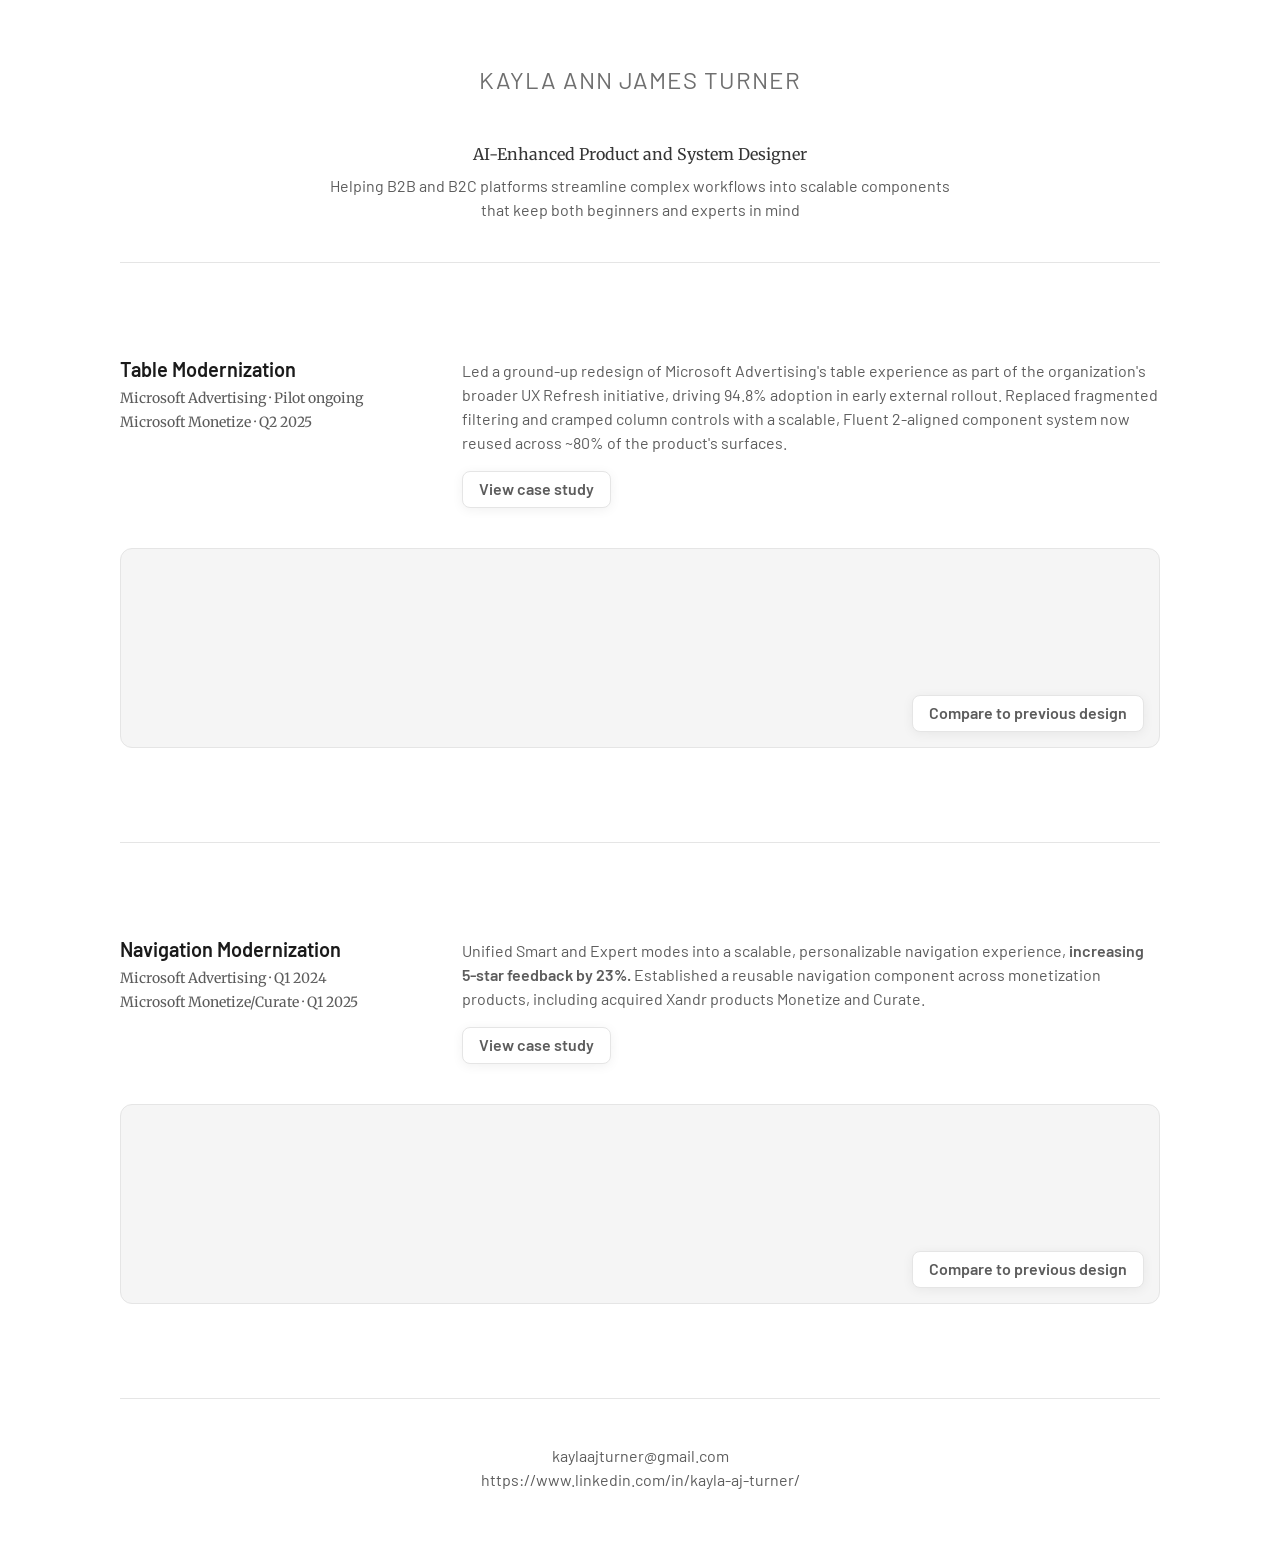
<file: index.html>
<!DOCTYPE html>
<html lang="en">
  <head>
    <meta charset="UTF-8" />
    <meta name="viewport" content="width=device-width, initial-scale=1.0" />
    <title>Kayla Ann James Turner — Product Designer</title>

    <!-- Google Fonts -->
    <link rel="preconnect" href="https://fonts.googleapis.com" />
    <link rel="preconnect" href="https://fonts.gstatic.com" crossorigin />
    <link
      href="https://fonts.googleapis.com/css2?family=Barlow:wght@400;600;700&family=Merriweather:wght@400;700&display=swap"
      rel="stylesheet"
    />

    <link rel="stylesheet" href="styles/tokens.css" />
    <link rel="stylesheet" href="styles/base.css" />
    <link rel="stylesheet" href="styles/components.css" />
    <link rel="stylesheet" href="styles/home.css" />
  </head>
  <body>
    <!-- ===================== NAVIGATION ===================== -->
    <nav class="site-nav" data-nav-behavior="reveal">
      <div class="container site-nav-inner">
        <a class="site-nav-wordmark" href="index.html">
          <span class="site-nav-wordmark-full">KAYLA ANN JAMES TURNER</span>
          <span class="site-nav-wordmark-short">KAYLA AJ TURNER</span>
        </a>
        <ul class="site-nav-links">
          <li><a href="index.html" class="site-nav-link is-active">Home</a></li>
          <li><a href="case-studies/table-modernization.html" class="site-nav-link"><span class="site-nav-link-full">P1 – Table</span><span class="site-nav-link-short">Table</span></a></li>
          <li><a href="case-studies/navigation-modernization.html" class="site-nav-link"><span class="site-nav-link-full">P2 – Navigation</span><span class="site-nav-link-short">Nav</span></a></li>
        </ul>
      </div>
    </nav>

    <!-- ===================== HEADER ===================== -->
    <header class="site-header">
      <div class="container">
        <h1 class="site-name">KAYLA ANN JAMES TURNER</h1>
        <p class="site-subtitle">AI-Enhanced Product and System Designer</p>
        <p class="site-tagline">
          Helping B2B and B2C platforms streamline complex workflows into
          scalable components that keep both beginners and experts in mind
        </p>
      </div>
    </header>

    <!-- Top divider -->
    <div class="divider-row">
      <div class="container"><hr class="divider" /></div>
    </div>

    <!-- ===================== MAIN CONTENT ===================== -->
    <main>

      <!-- Table Modernization -->
      <section class="project">
        <div class="container">
          <div class="project-text">
            <div class="project-meta">
              <h2 class="project-title">Table Modernization</h2>
              <p class="project-tags">
                Microsoft Advertising ‧ Pilot ongoing<br />
                Microsoft Monetize ‧ Q2 2025
              </p>
            </div>
            <div class="project-description-col">
              <p class="project-description">
                Led a ground-up redesign of Microsoft Advertising's table experience
                as part of the organization's broader UX Refresh initiative, driving
                94.8% adoption in early external rollout. Replaced fragmented
                filtering and cramped column controls with a scalable, Fluent
                2&#8209;aligned component system now reused across ~80% of the
                product's surfaces.
              </p>
              <div class="project-actions">
                <a class="btn-action" href="case-studies/table-modernization.html">View case study</a>
              </div>
            </div>
          </div>

          <div class="media-compare">
            <div class="media-compare-frame surface">
              <video muted loop playsinline preload="metadata">
                <source src="Assets/Compare Table.mp4" type="video/mp4" />
              </video>
            </div>
            <button class="btn-action" data-compare-btn aria-label="Compare designs">Compare to previous design</button>
          </div>
        </div>
      </section>

      <!-- Section divider -->
      <div class="divider-row">
        <div class="container"><hr class="divider" /></div>
      </div>

      <!-- Navigation Modernization -->
      <section class="project">
        <div class="container">
          <div class="project-text">
            <div class="project-meta">
              <h2 class="project-title">Navigation Modernization</h2>
              <p class="project-tags">
                Microsoft Advertising ‧ Q1 2024<br />
                Microsoft Monetize/Curate ‧ Q1 2025
              </p>
            </div>
            <div class="project-description-col">
              <p class="project-description">
                Unified Smart and Expert modes into a scalable, personalizable
                navigation experience,
                <strong>increasing 5&#8209;star feedback by 23%.</strong>
                Established a reusable navigation component across monetization
                products, including acquired Xandr products Monetize and Curate.
              </p>
              <div class="project-actions">
                <a class="btn-action" href="case-studies/navigation-modernization.html">View case study</a>
              </div>
            </div>
          </div>

          <div class="media-compare">
            <div class="media-compare-frame surface">
              <video muted loop playsinline preload="metadata">
                <source src="Assets/Compare Nav.mp4" type="video/mp4" />
              </video>
            </div>
            <button class="btn-action" data-compare-btn aria-label="Compare designs">Compare to previous design</button>
          </div>
        </div>
      </section>

    </main>

    <!-- ===================== FOOTER ===================== -->
    <footer class="site-footer">
      <div class="container">
        <hr class="divider" />
        <p class="footer-text">
          kaylaajturner@gmail.com<br />
          <a
            href="https://www.linkedin.com/in/kayla-aj-turner/"
            target="_blank"
            rel="noopener noreferrer"
            >https://www.linkedin.com/in/kayla-aj-turner/</a
          >
        </p>
      </div>
    </footer>

    <script src="scripts/nav.js"></script>
    <script src="scripts/media.js"></script>
  </body>
</html>
</file>
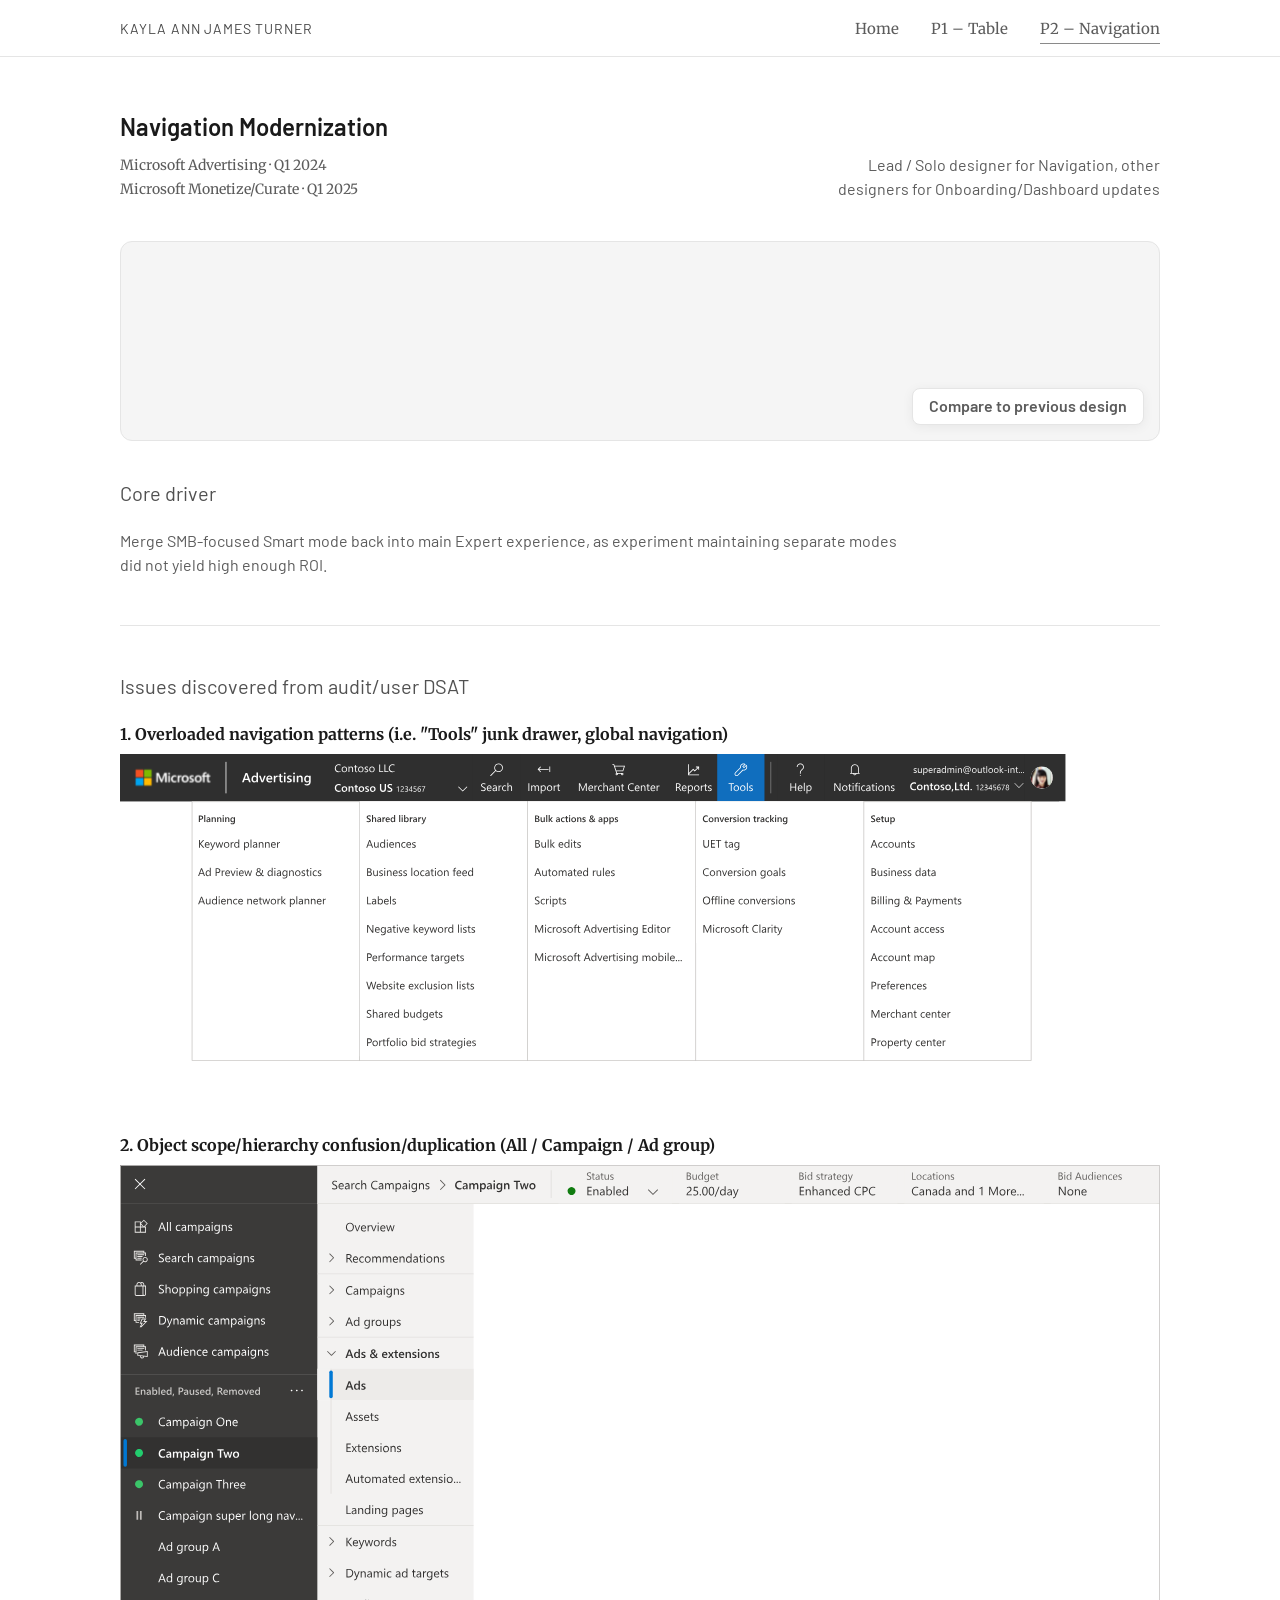
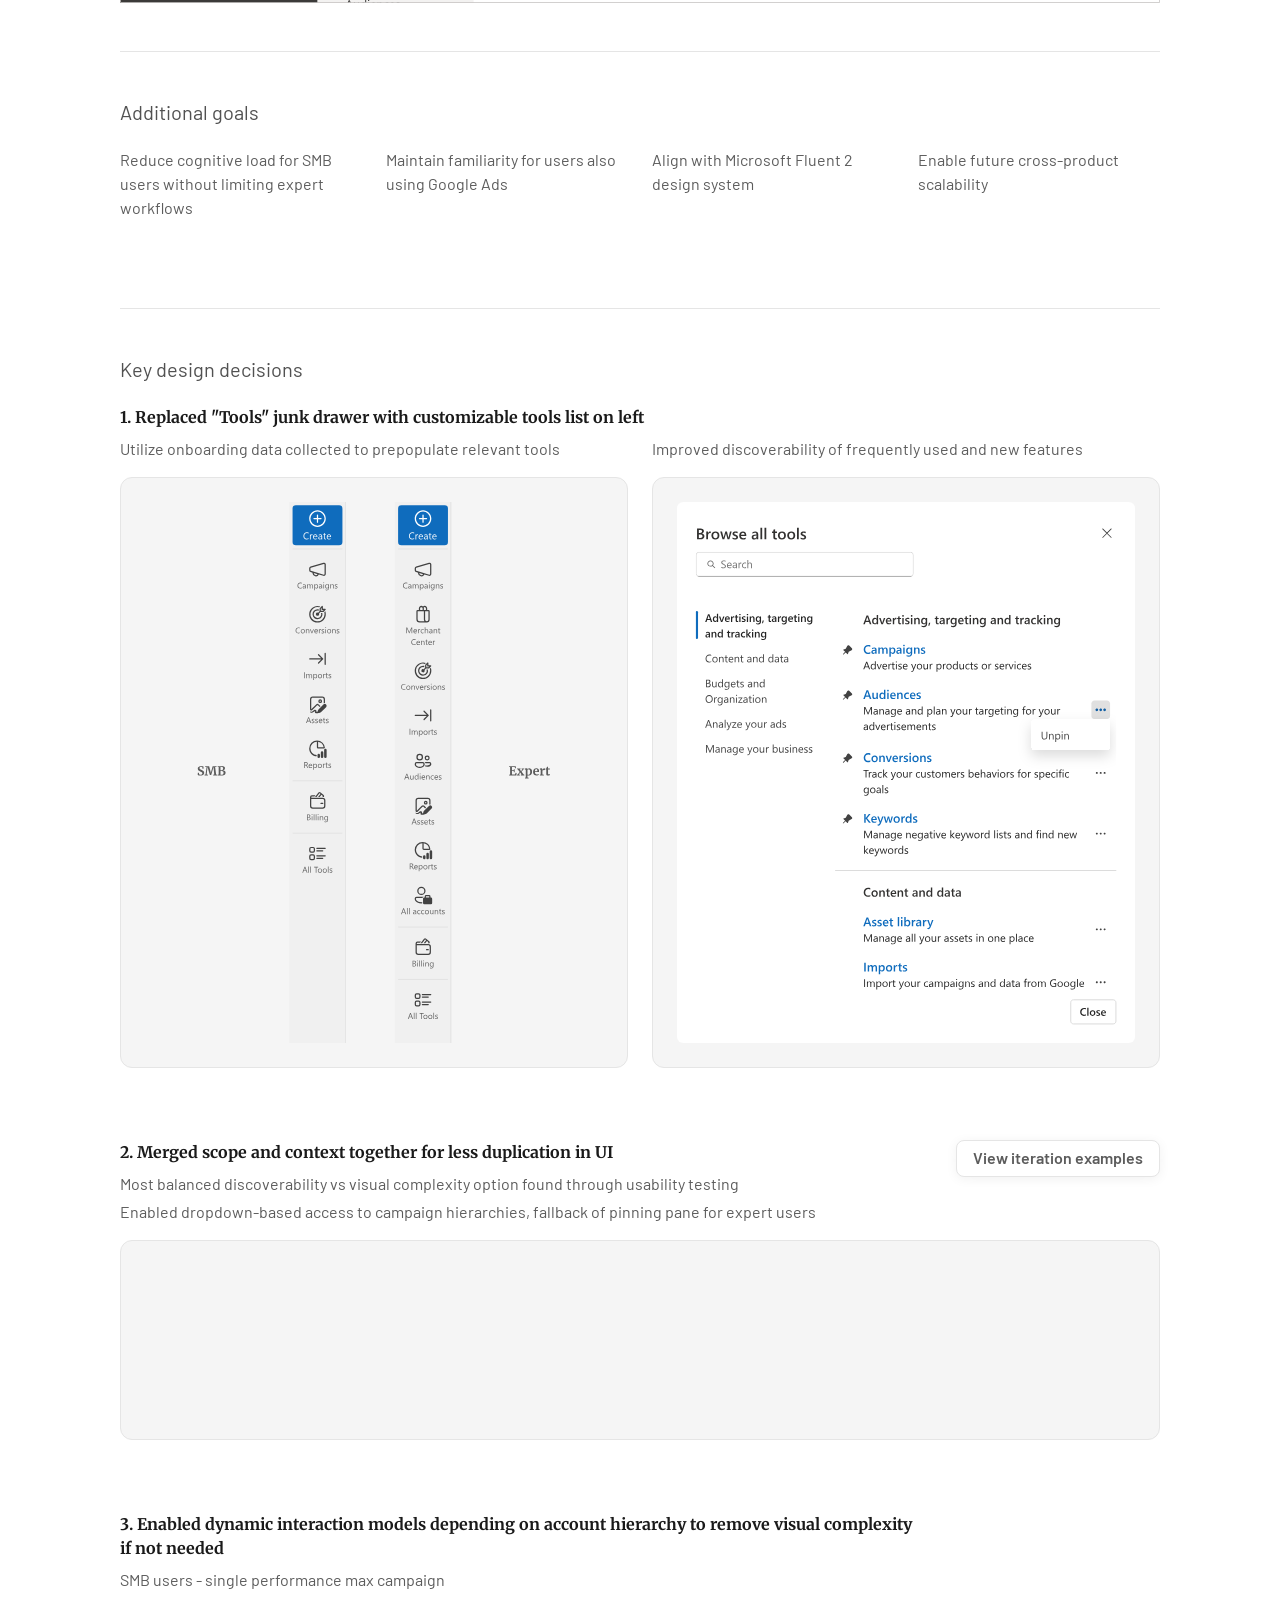
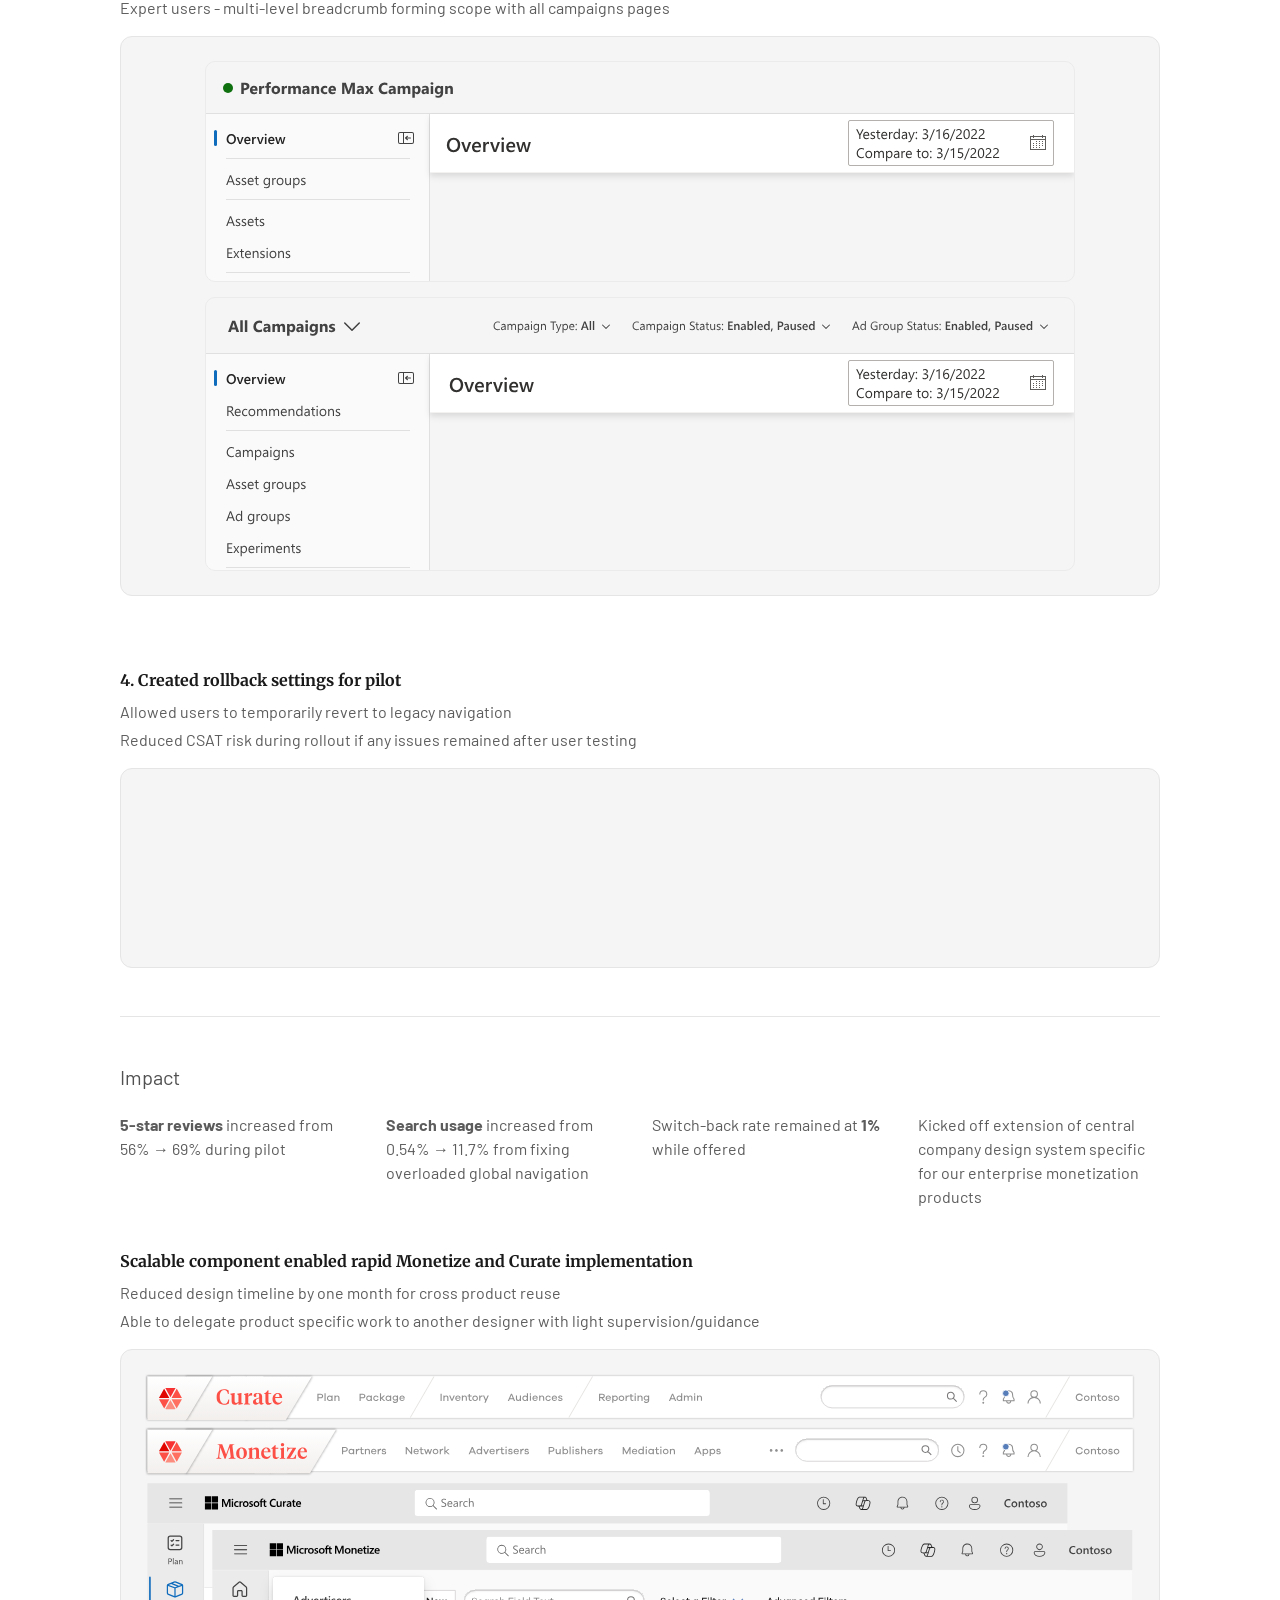
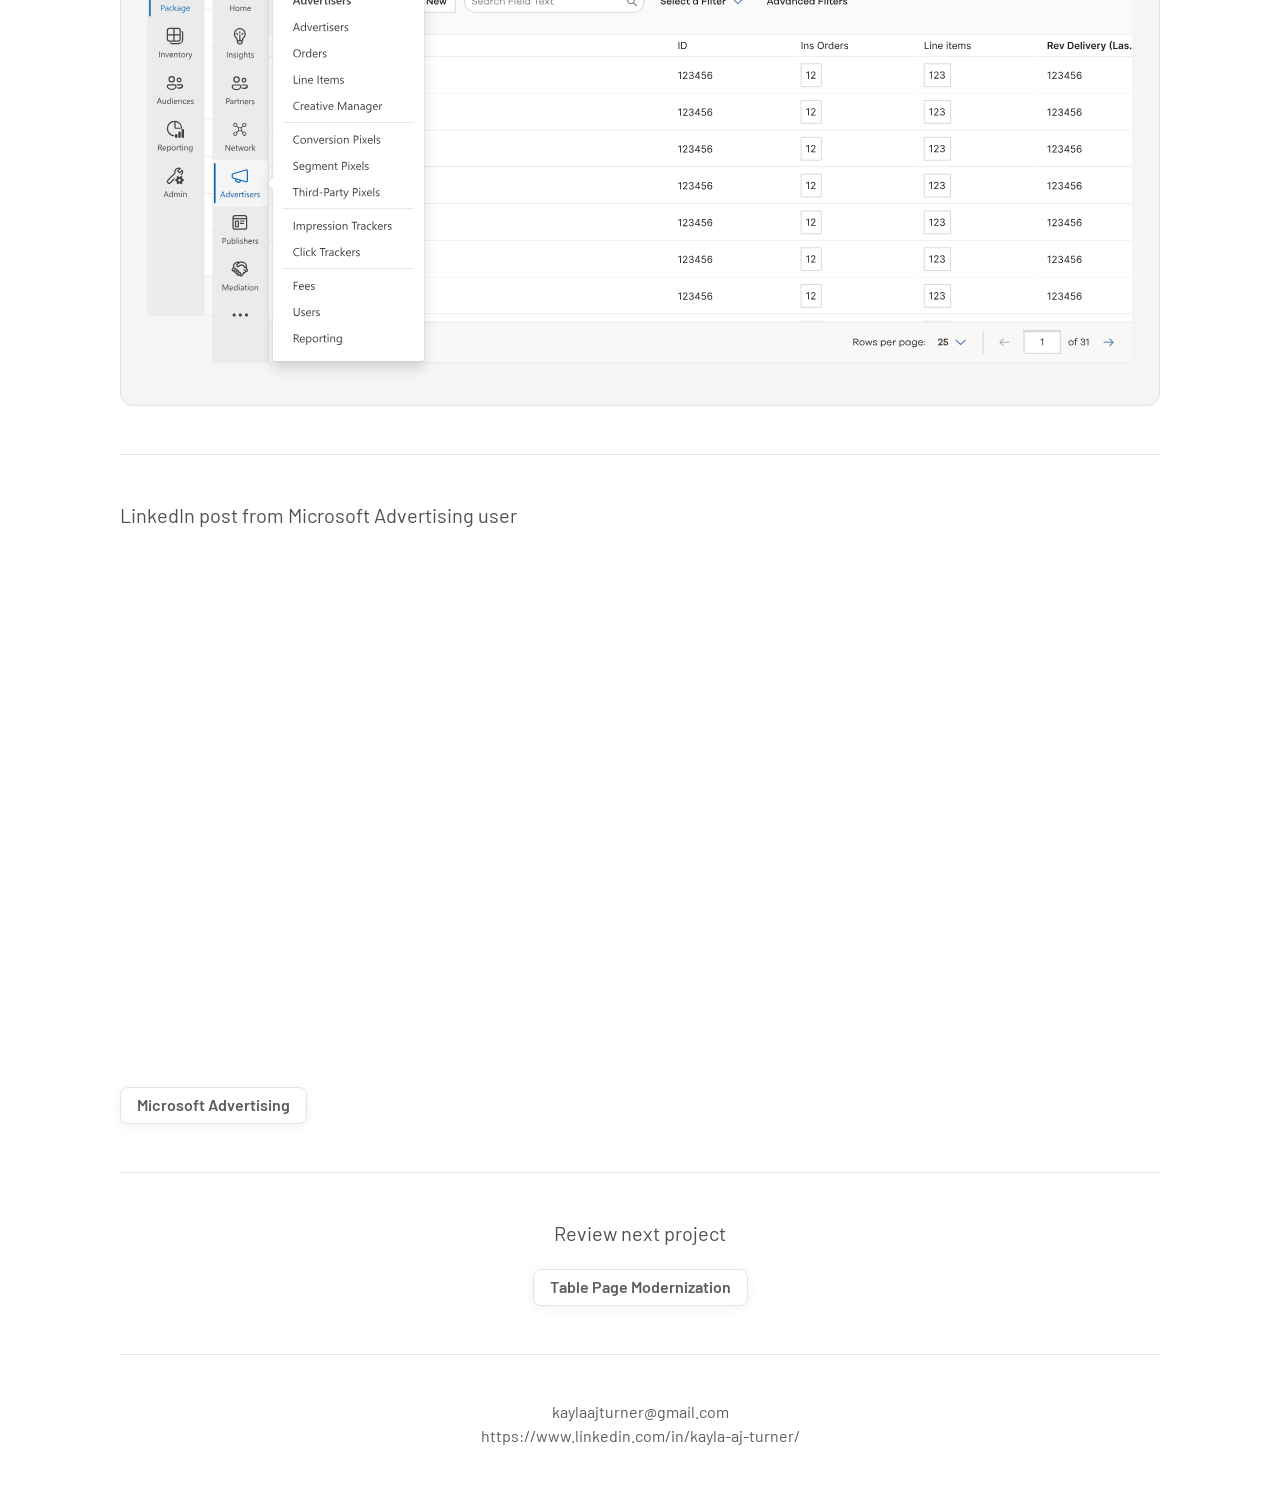
<file: case-studies/navigation-modernization.html>
<!DOCTYPE html>
<html lang="en">
  <head>
    <meta charset="UTF-8" />
    <meta name="viewport" content="width=device-width, initial-scale=1.0" />
    <title>Navigation Modernization — Kayla Ann James Turner</title>

    <link rel="preconnect" href="https://fonts.googleapis.com" />
    <link rel="preconnect" href="https://fonts.gstatic.com" crossorigin />
    <link
      href="https://fonts.googleapis.com/css2?family=Barlow:wght@400;600;700&family=Merriweather:wght@400;700&display=swap"
      rel="stylesheet"
    />

    <link rel="stylesheet" href="../styles/tokens.css" />
    <link rel="stylesheet" href="../styles/base.css" />
    <link rel="stylesheet" href="../styles/components.css" />
    <link rel="stylesheet" href="../styles/case-study.css" />
  </head>
  <body>
    <!-- ===================== NAVIGATION ===================== -->
    <nav class="site-nav" data-nav-behavior="hide-on-scroll">
      <div class="container site-nav-inner">
        <a class="site-nav-wordmark" href="../index.html">
          <span class="site-nav-wordmark-full">KAYLA ANN JAMES TURNER</span>
          <span class="site-nav-wordmark-short">KAYLA AJ TURNER</span>
        </a>
        <ul class="site-nav-links">
          <li><a href="../index.html" class="site-nav-link">Home</a></li>
          <li><a href="table-modernization.html" class="site-nav-link"><span class="site-nav-link-full">P1 – Table</span><span class="site-nav-link-short">Table</span></a></li>
          <li><a href="navigation-modernization.html" class="site-nav-link is-active"><span class="site-nav-link-full">P2 – Navigation</span><span class="site-nav-link-short">Nav</span></a></li>
        </ul>
      </div>
    </nav>

    <main>
      <div class="container">

        <!-- ===================== HEADER ===================== -->
        <header class="case-header">
          <div class="case-header-row">
            <div class="case-header-main">
              <h1 class="case-title">Navigation Modernization</h1>
              <p class="case-meta">
                Microsoft Advertising ‧ Q1 2024<br />
                Microsoft Monetize/Curate ‧ Q1 2025
              </p>
            </div>
            <p class="case-role">Lead / Solo designer for Navigation, other designers for Onboarding/Dashboard updates</p>
          </div>
        </header>

        <!-- ===================== TOP COMPARISON ===================== -->
        <div class="case-compare">
          <div class="media-compare">
            <div class="media-compare-frame surface">
              <video muted loop playsinline preload="metadata">
                <source src="../Assets/Compare Nav.mp4" type="video/mp4" />
              </video>
            </div>
            <button class="btn-action" data-compare-btn aria-label="Compare designs">Compare to previous design</button>
          </div>
        </div>

        <!-- ===================== CORE DRIVER ===================== -->
        <section class="case-section">
          <h2 class="section-heading">Core driver</h2>
          <p class="case-prose text-measure">
            Merge SMB-focused Smart mode back into main Expert experience, as experiment maintaining
            separate modes did not yield high enough ROI.
          </p>
        </section>

        <!-- ===================== ISSUES DISCOVERED ===================== -->
        <section class="case-section">
          <h2 class="section-heading">Issues discovered from audit/user DSAT</h2>

          <div class="case-asset">
            <p class="item-heading text-measure">1. Overloaded navigation patterns (i.e. "Tools" junk drawer, global navigation)</p>
            <div class="case-asset-block">
              <div class="case-media-row">
                <div class="case-media">
                  <img loading="lazy" src="../Assets/Navigation/Navigation - Main 1 - Full size tools.svg" alt="Full size tools" />
                </div>
              </div>
            </div>
          </div>

          <div class="case-asset">
            <p class="item-heading text-measure">2. Object scope/hierarchy confusion/duplication (All / Campaign / Ad group)</p>
            <div class="case-asset-block">
              <div class="case-media-row">
                <div class="case-media">
                  <img loading="lazy" src="../Assets/Navigation/Navigation - Main 2 - Object-scope-hierarchy-confusion.svg" alt="Object scope hierarchy confusion" />
                </div>
              </div>
            </div>
          </div>
        </section>

        <!-- ===================== ADDITIONAL GOALS ===================== -->
        <section class="case-section">
          <h2 class="section-heading">Additional goals</h2>
          <div class="grid-12 cards-4">
            <div class="span-3 card">
              <p>Reduce cognitive load for SMB users without limiting expert workflows</p>
            </div>
            <div class="span-3 card">
              <p>Maintain familiarity for users also using Google Ads</p>
            </div>
            <div class="span-3 card">
              <p>Align with Microsoft Fluent 2 design system</p>
            </div>
            <div class="span-3 card">
              <p>Enable future cross-product scalability</p>
            </div>
          </div>
        </section>

        <!-- ===================== KEY DESIGN DECISIONS ===================== -->
        <section class="case-section">
          <h2 class="section-heading">Key design decisions</h2>

          <div class="case-asset">
            <p class="item-heading text-measure">1. Replaced "Tools" junk drawer with customizable tools list on left</p>
            <div class="case-decision-columns">
              <div class="case-decision-col">
                <p class="case-prose">Utilize onboarding data collected to prepopulate relevant tools</p>
                <div class="case-media surface">
                  <img loading="lazy" src="../Assets/Navigation/Navigation - Main 3 - Primary Navigation.svg" alt="Primary navigation, SMB vs Expert tool lists" style="max-width: 77.36%;" />
                </div>
              </div>
              <div class="case-decision-col">
                <p class="case-prose">Improved discoverability of frequently used and new features</p>
                <div class="case-media surface">
                  <img loading="lazy" src="../Assets/Navigation/Navigation - Main 4 - Browse Tools Dialog.svg" alt="Browse Tools dialog" />
                </div>
              </div>
            </div>
          </div>

          <div class="case-asset">
            <div class="item-heading-row">
              <p class="item-heading text-measure">2. Merged scope and context together for less duplication in UI</p>
              <button class="btn-action" data-open-modal>View iteration examples</button>
            </div>
            <p class="case-prose text-measure">Most balanced discoverability vs visual complexity option found through usability testing</p>
            <p class="case-prose text-measure">Enabled dropdown-based access to campaign hierarchies, fallback of pinning pane for expert users</p>
            <div class="case-asset-block">
              <div class="case-media-row">
                <div class="case-media surface">
                  <video muted playsinline preload="metadata">
                    <source src="../Assets/Navigation/Navigation - Main 5 - Scope.mp4" type="video/mp4" />
                  </video>
                  <button class="btn-action case-media-replay" hidden>Replay</button>
                </div>
              </div>
            </div>
          </div>

          <div class="case-asset">
            <p class="item-heading text-measure">3. Enabled dynamic interaction models depending on account hierarchy to remove visual complexity if not needed</p>
            <p class="case-prose text-measure">SMB users - single performance max campaign</p>
            <p class="case-prose text-measure">Expert users - multi-level breadcrumb forming scope with all campaigns pages</p>
            <div class="case-asset-block">
              <div class="case-media-row">
                <div class="case-media surface">
                  <img loading="lazy" src="../Assets/Navigation/Navigation - Main 6 - Dynamic Interaction Model.svg" alt="Dynamic interaction model, SMB vs Expert" />
                </div>
              </div>
            </div>
          </div>

          <div class="case-asset">
            <p class="item-heading text-measure">4. Created rollback settings for pilot</p>
            <p class="case-prose text-measure">Allowed users to temporarily revert to legacy navigation</p>
            <p class="case-prose text-measure">Reduced CSAT risk during rollout if any issues remained after user testing</p>
            <div class="case-asset-block">
              <div class="case-media-row">
                <div class="case-media surface">
                  <video muted playsinline preload="metadata">
                    <source src="../Assets/Navigation/Navigation - Main 7 - Returntooldui.mp4" type="video/mp4" />
                  </video>
                  <button class="btn-action case-media-replay" hidden>Replay</button>
                </div>
              </div>
            </div>
          </div>
        </section>

        <!-- ===================== IMPACT ===================== -->
        <section class="case-section">
          <h2 class="section-heading">Impact</h2>
          <div class="grid-12 cards-4">
            <div class="span-3 card">
              <p><strong>5-star reviews</strong> increased from 56% → 69% during pilot</p>
            </div>
            <div class="span-3 card">
              <p><strong>Search usage</strong> increased from 0.54% → 11.7% from fixing overloaded global navigation</p>
            </div>
            <div class="span-3 card">
              <p>Switch-back rate remained at <strong>1%</strong> while offered</p>
            </div>
            <div class="span-3 card">
              <p>Kicked off extension of central company design system specific for our enterprise monetization products</p>
            </div>
          </div>

          <div class="case-asset">
            <p class="item-heading text-measure">Scalable component enabled rapid Monetize and Curate implementation</p>
            <p class="case-prose text-measure">Reduced design timeline by one month for cross product reuse</p>
            <p class="case-prose text-measure">Able to delegate product specific work to another designer with light supervision/guidance</p>
            <div class="case-asset-block">
              <div class="case-media-row">
                <div class="case-media surface">
                  <img loading="lazy" src="../Assets/Navigation/Navigation - Main 8 - Xandr Navigation updates.svg" alt="Xandr Navigation updates, Curate and Monetize" />
                </div>
              </div>
            </div>
          </div>
        </section>

        <!-- ===================== LINKEDIN ===================== -->
        <section class="case-section">
          <h2 class="section-heading">LinkedIn post from Microsoft Advertising user</h2>
          <div class="linkedin-embed linkedin-embed--start">
            <iframe loading="lazy" src="https://www.linkedin.com/embed/feed/update/urn:li:share:7208711519558103040?collapsed=1" height="516" width="504" frameborder="0" allowfullscreen title="Embedded post"></iframe>
          </div>
          <div class="case-section-actions case-section-actions--start">
            <a class="btn-action" href="https://ads.microsoft.com" target="_blank" rel="noopener">Microsoft Advertising</a>
          </div>
        </section>

        <!-- ===================== REVIEW NEXT PROJECT ===================== -->
        <div class="case-review">
          <h2 class="section-heading">Review next project</h2>
          <a class="btn-action" href="table-modernization.html">Table Page Modernization</a>
        </div>

      </div>
    </main>

    <!-- ===================== FOOTER ===================== -->
    <footer class="site-footer">
      <div class="container">
        <hr class="divider" />
        <p class="footer-text">
          kaylaajturner@gmail.com<br />
          <a
            href="https://www.linkedin.com/in/kayla-aj-turner/"
            target="_blank"
            rel="noopener noreferrer"
            >https://www.linkedin.com/in/kayla-aj-turner/</a
          >
        </p>
      </div>
    </footer>

    <!-- ===================== ITERATION EXAMPLES MODAL ===================== -->
    <div class="iteration-modal-scrim"></div>
    <div class="iteration-modal" role="dialog" aria-modal="true" aria-label="Scope design iterations">
      <div class="iteration-modal-header">
        <h2 class="iteration-modal-title">Scope design iterations</h2>
        <button class="iteration-modal-close" aria-label="Close">
          <img loading="lazy" src="../Assets/Dismiss.svg" alt="" />
        </button>
      </div>

      <div class="iteration-modal-body">
      <div class="iteration-modal-group">
        <h3 class="iteration-modal-group-heading">Dropdowns header</h3>
        <div class="iteration-modal-item">
          <p>
            The Initial design was based on a new scope-handling pattern Google Ads was testing.
            After testing Google's UI with Google Ads users, I found issues with the concept.
          </p>
          <p>1. Complex multi-element header caused &ldquo;banner blindness&rdquo;. Users skipped over it.</p>
          <p>
            2. The pattern mixed mental models too much - the dropdowns no longer look like the
            breadcrumb they are intending to emulate, and the view filter at the start isn't even a
            location.
          </p>
          <div class="iteration-modal-media-row">
            <img loading="lazy" src="../Assets/Navigation/Navigation - Modal 1 - Dropdowns Header.svg" alt="Dropdowns header" />
          </div>
        </div>
      </div>

      <div class="iteration-modal-group">
        <h3 class="iteration-modal-group-heading">Merge into secondary navigation</h3>
        <div class="iteration-modal-item">
          <p>
            Another design explored getting rid of the scope bar from the content area entirely, and
            merging it into the secondary navigation. After testing this plus Google Ads's older
            navigation, I found additional issues with this concept.
          </p>
          <p>1. Visual hierarchy did not match users expectations. Users skipped over this iteration of the scope and did not understand what it was or that it would affect the page area.</p>
          <p>2. The progressive disclosure pattern used failed to communicate the browsing experience available for scope.</p>
          <div class="iteration-modal-media-row">
            <img loading="lazy" src="../Assets/Navigation/Navigation - Modal 2 - Merge into secondary 1.svg" alt="Merge into secondary navigation 1" />
            <img loading="lazy" src="../Assets/Navigation/Navigation - Modal 3 - Merge into secondary 2.svg" alt="Merge into secondary navigation 2" />
          </div>
        </div>
      </div>

      <div class="iteration-modal-group">
        <h3 class="iteration-modal-group-heading">Collapse filters and supportive information</h3>
        <div class="iteration-modal-item">
          <p>
            While tightening up the final scope bar concept, I also tested user's reactions to
            collapsed filters and supportive information. Feedback was that users wanted to see an
            actual summary of applied global filters, and most users didn't change any of the
            elevated meta data displayed in the info area, so that was removed from the final design.
          </p>
          <div class="iteration-modal-media-row">
            <img loading="lazy" src="../Assets/Navigation/Navigation - Modal 4 - Collapse Filters 1.svg" alt="Collapse filters 1" />
            <img loading="lazy" src="../Assets/Navigation/Navigation - Modal 5 - Collapse Filters 2.svg" alt="Collapse filters 2" />
            <img loading="lazy" src="../Assets/Navigation/Navigation - Modal 6 - Collapse Filters 3.svg" alt="Collapse filters 3" />
          </div>
        </div>
      </div>
      </div>
    </div>

    <script src="../scripts/nav.js"></script>
    <script src="../scripts/modal.js"></script>
    <script src="../scripts/media.js"></script>
  </body>
</html>
</file>
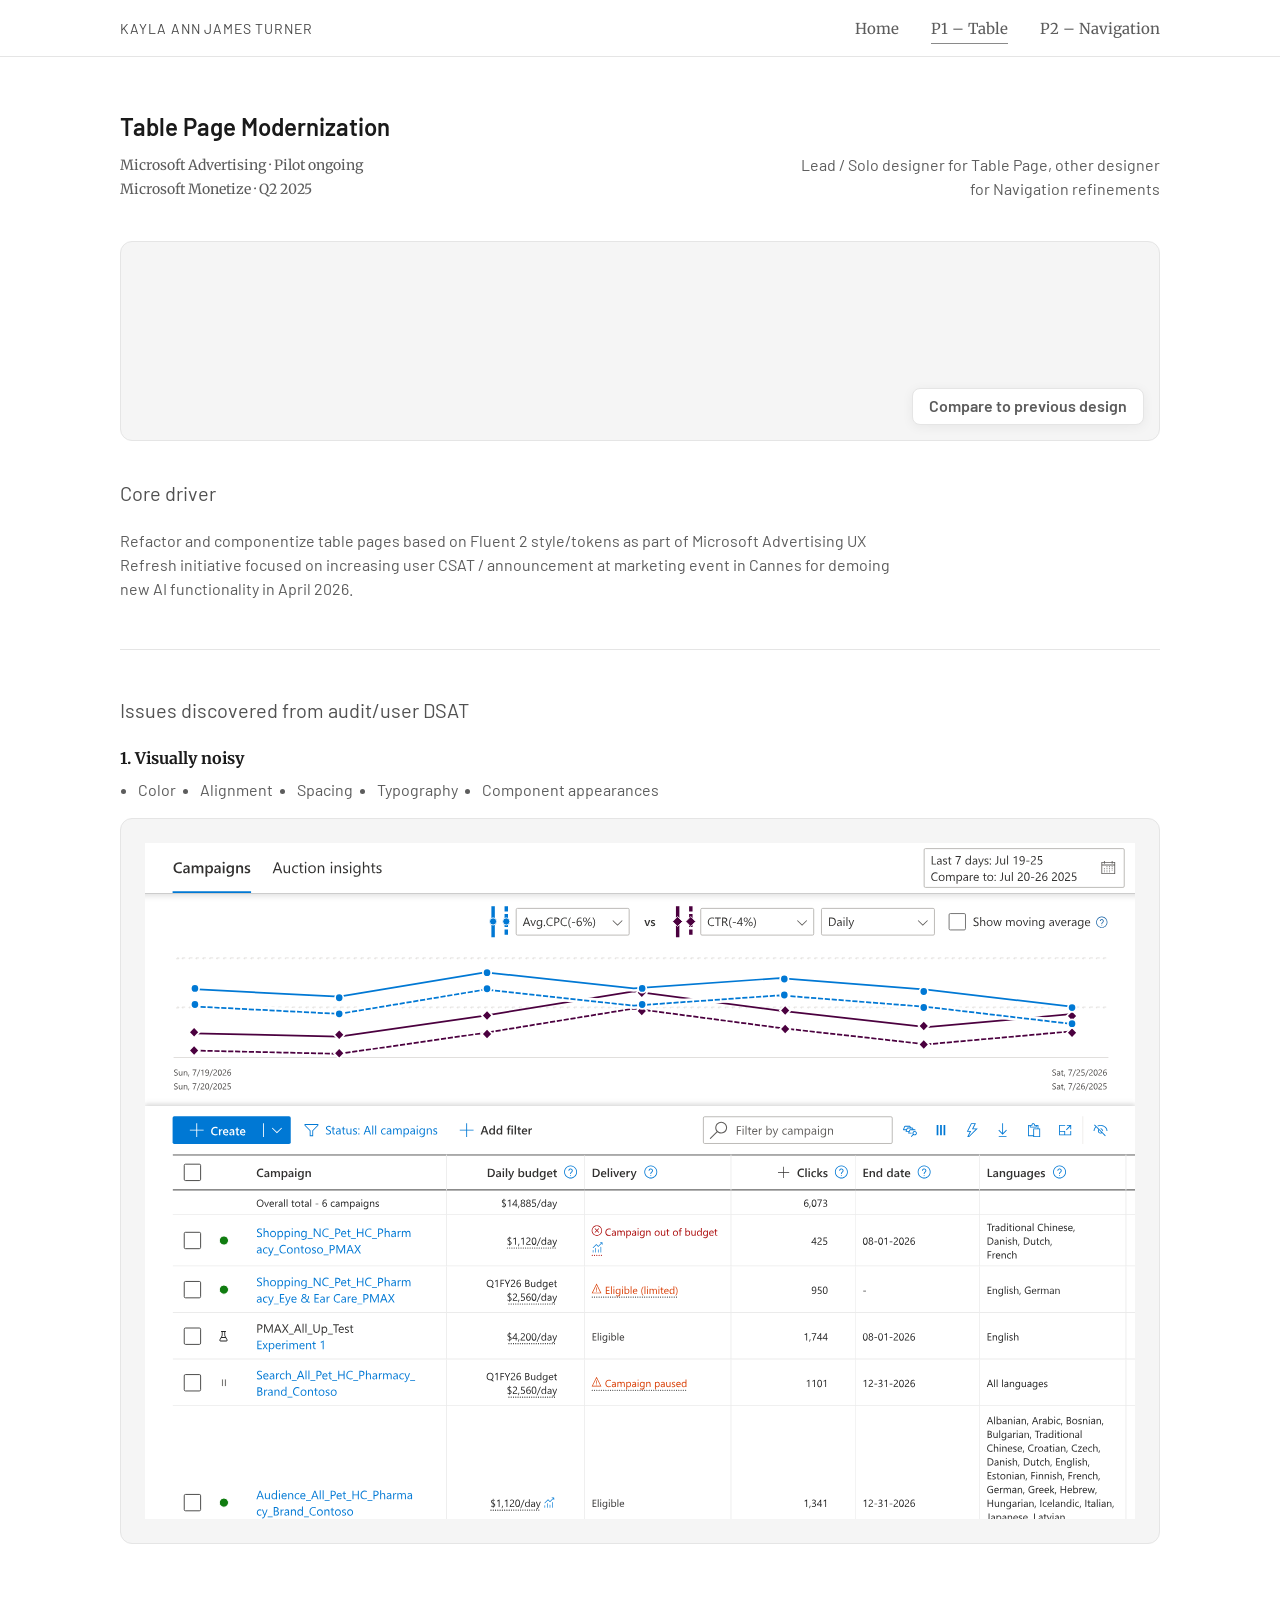
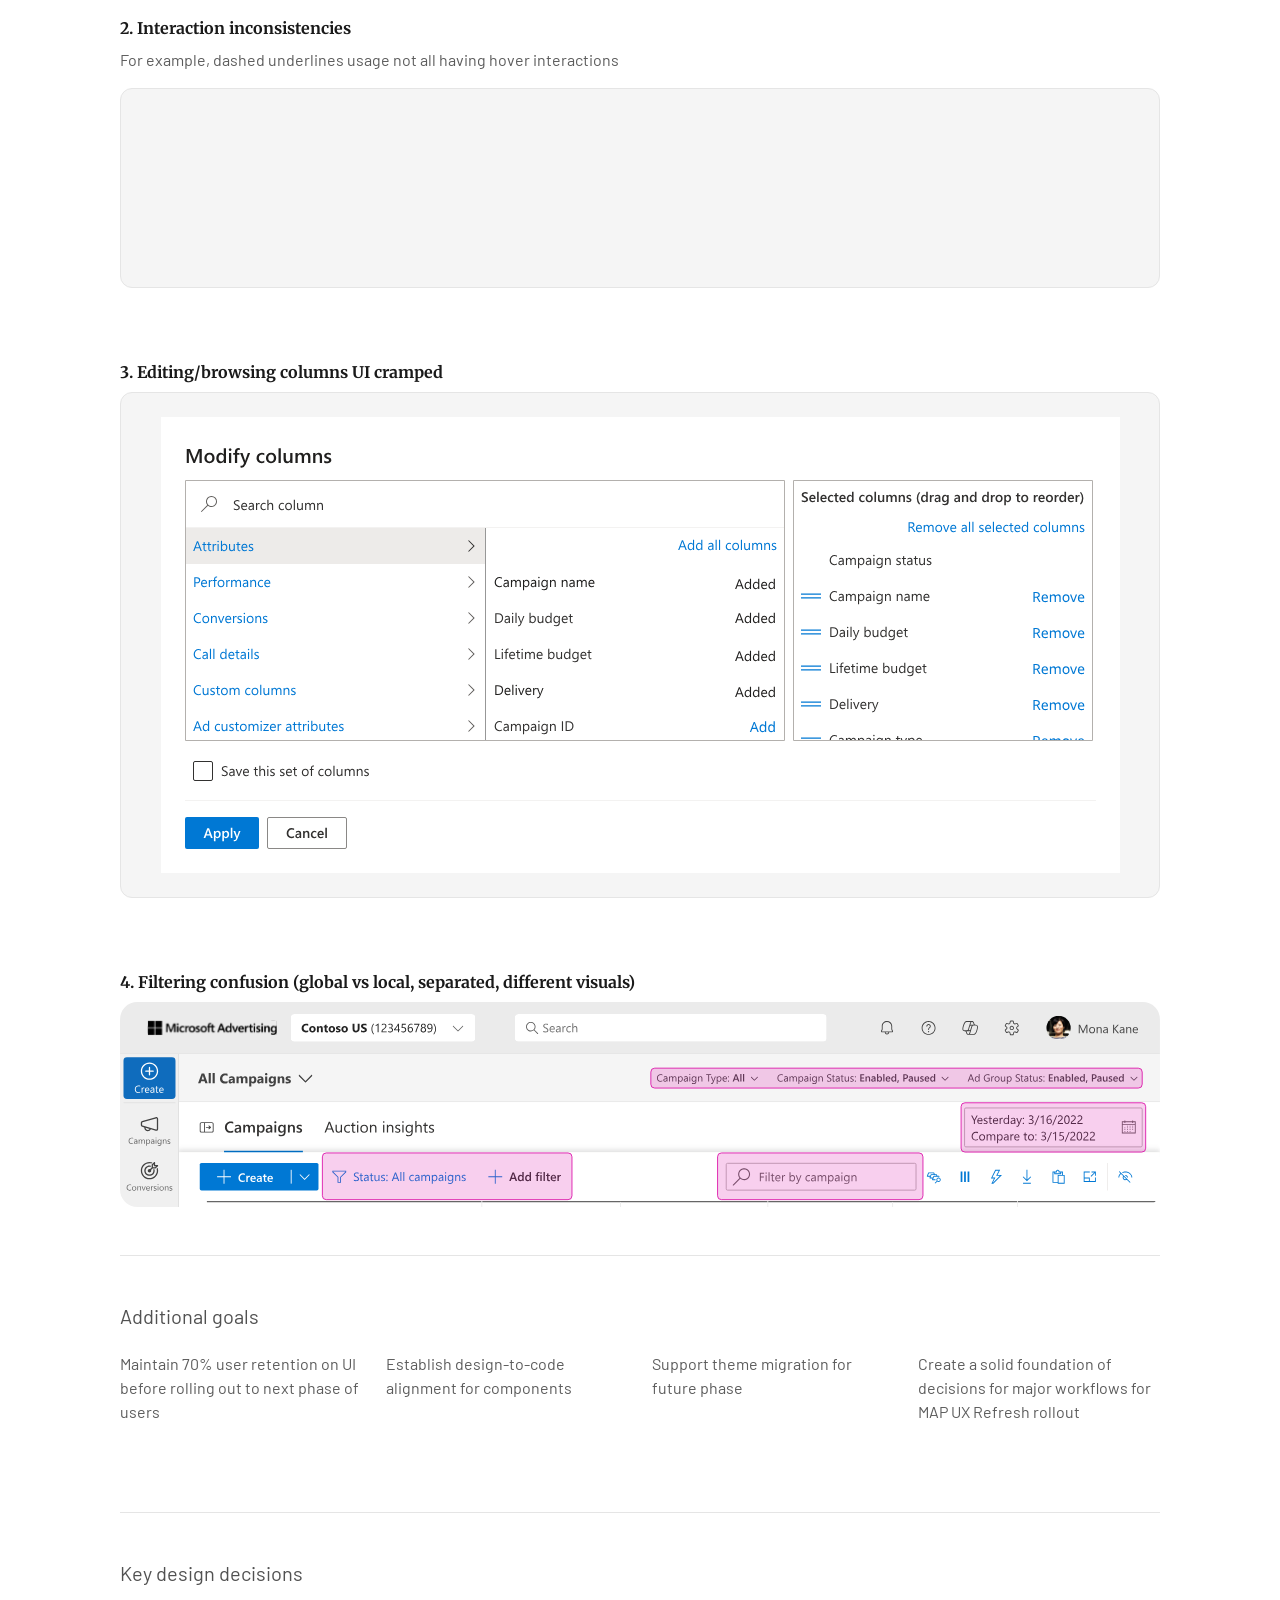
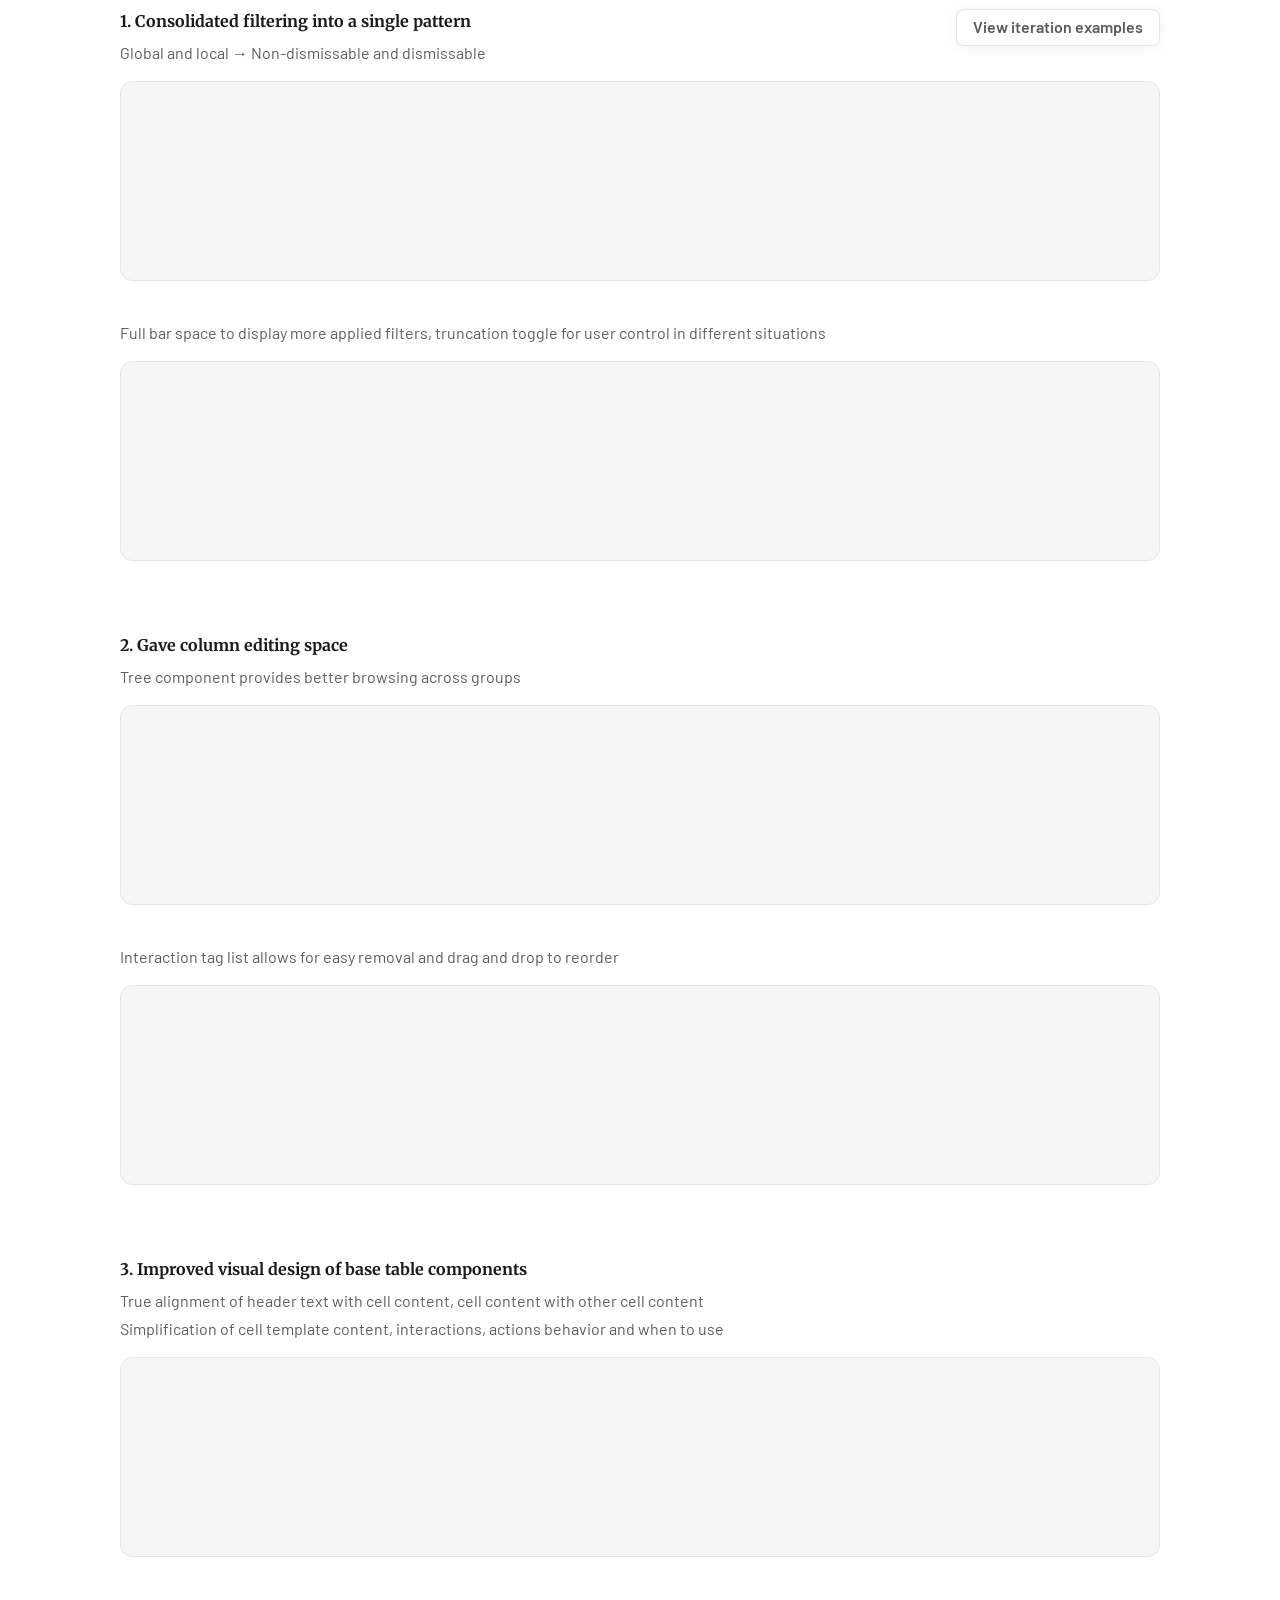
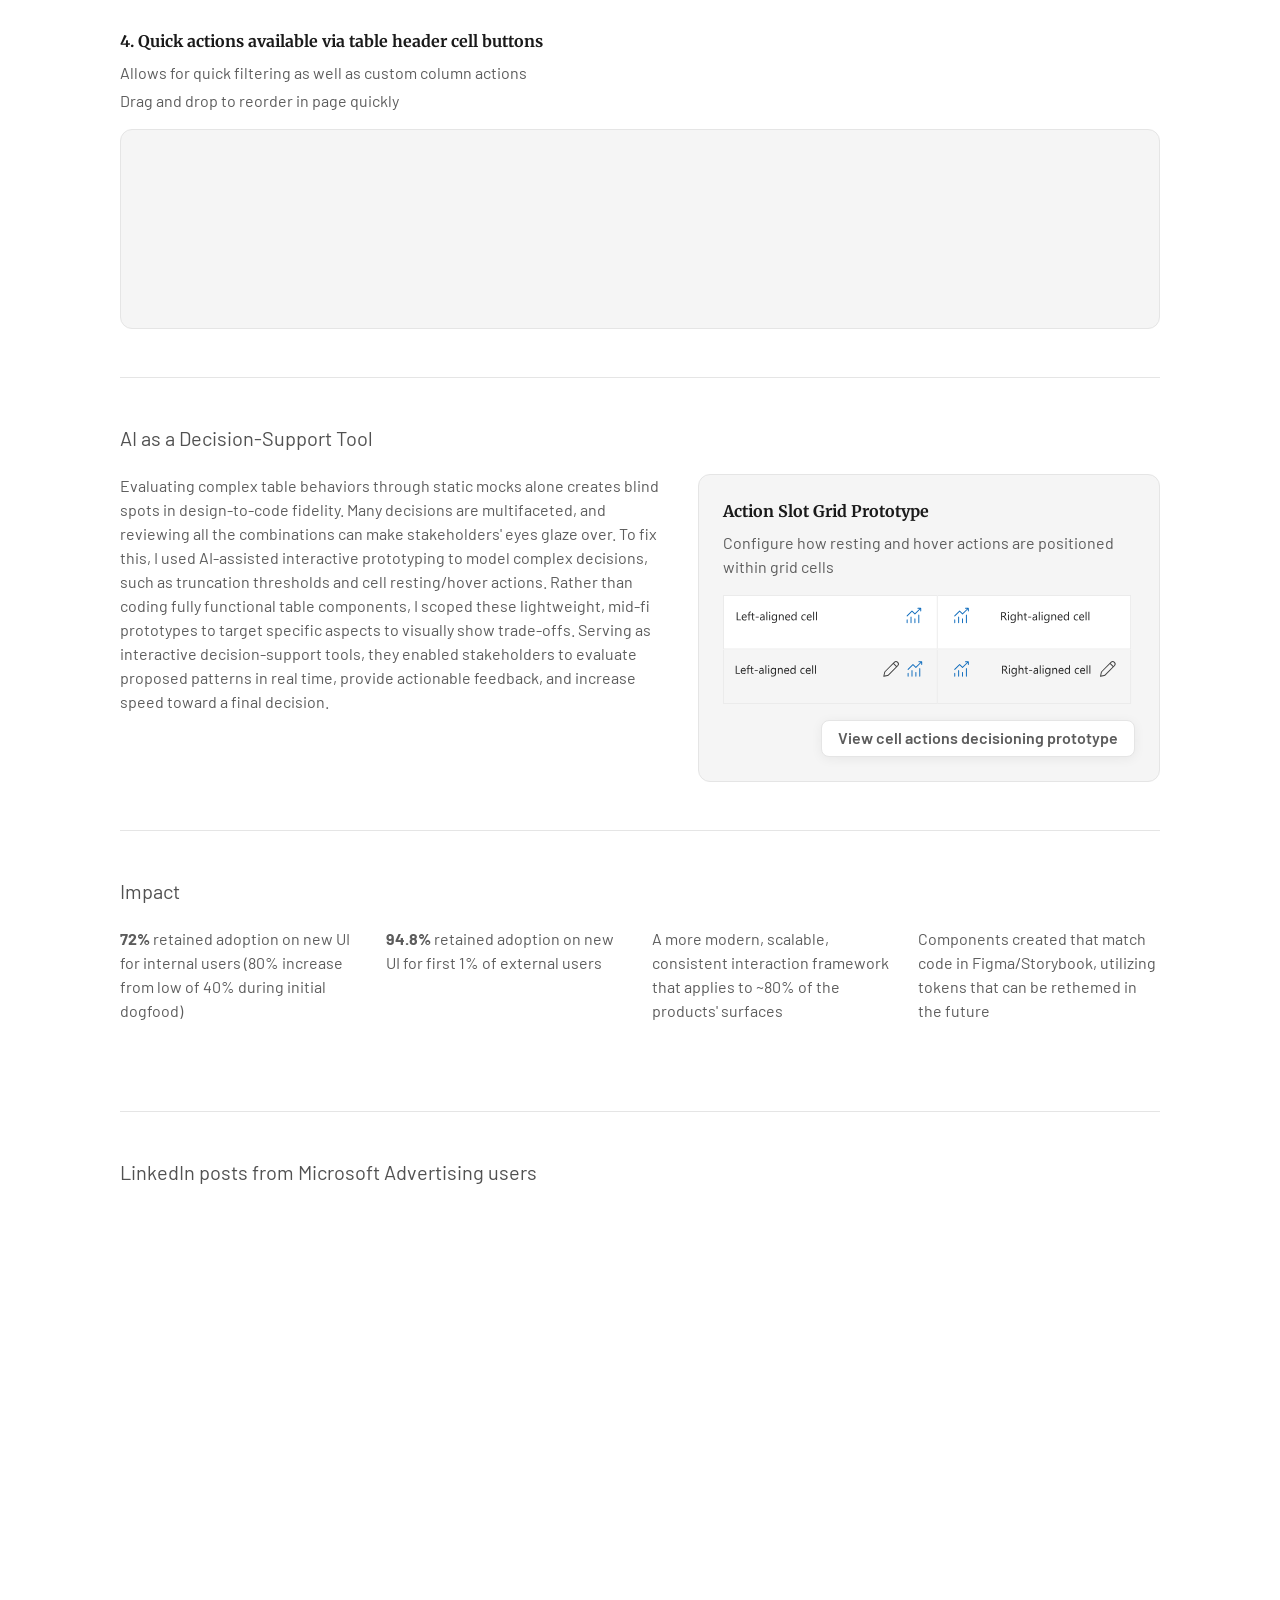
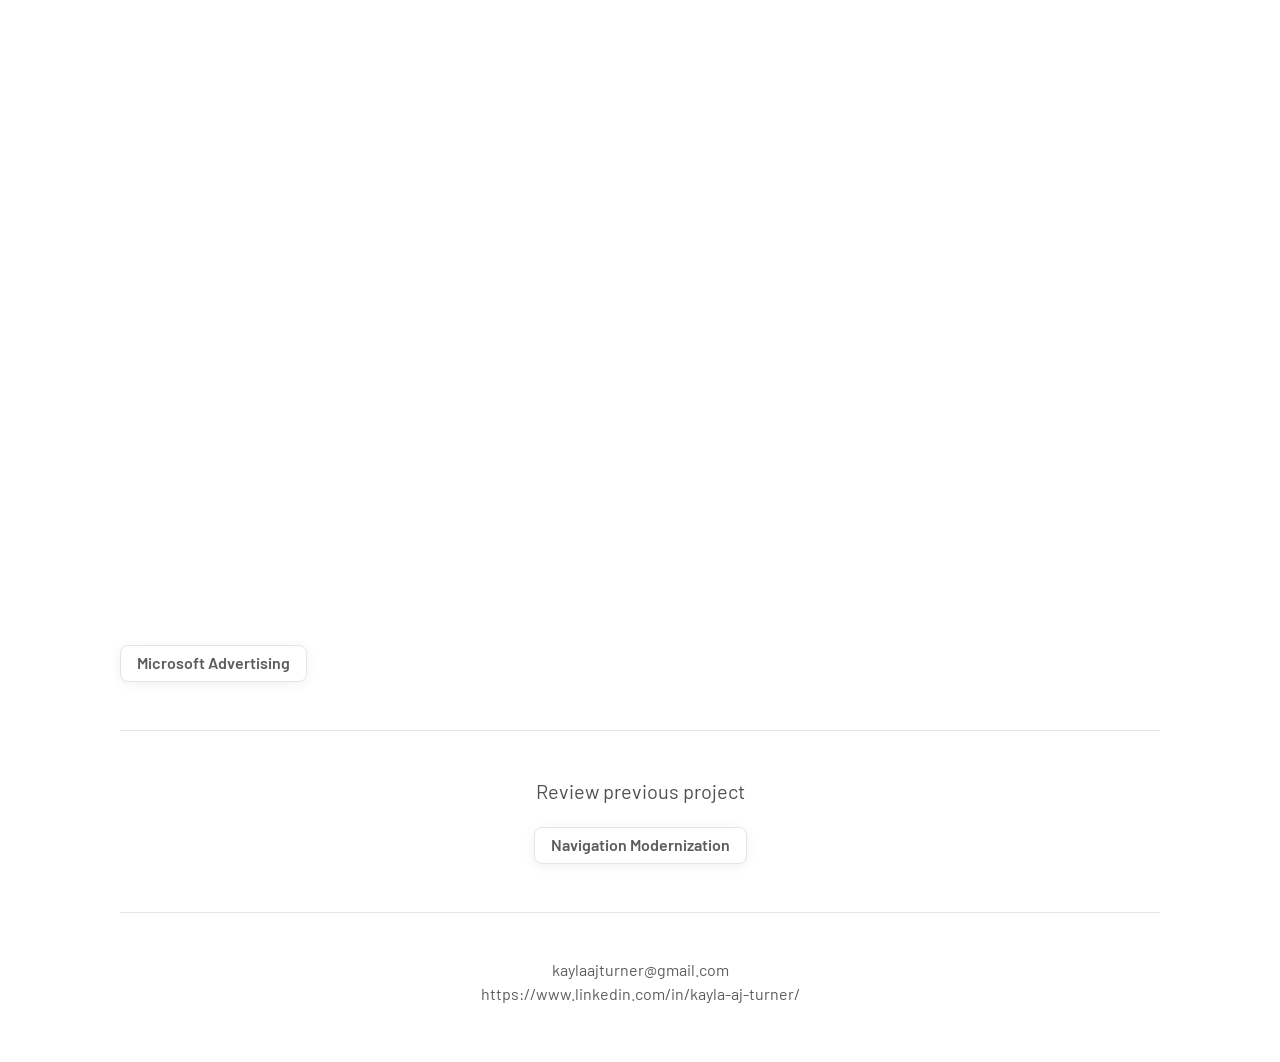
<file: case-studies/table-modernization.html>
<!DOCTYPE html>
<html lang="en">
  <head>
    <meta charset="UTF-8" />
    <meta name="viewport" content="width=device-width, initial-scale=1.0" />
    <title>Table Page Modernization — Kayla Ann James Turner</title>

    <link rel="preconnect" href="https://fonts.googleapis.com" />
    <link rel="preconnect" href="https://fonts.gstatic.com" crossorigin />
    <link
      href="https://fonts.googleapis.com/css2?family=Barlow:wght@400;600;700&family=Merriweather:wght@400;700&display=swap"
      rel="stylesheet"
    />

    <link rel="stylesheet" href="../styles/tokens.css" />
    <link rel="stylesheet" href="../styles/base.css" />
    <link rel="stylesheet" href="../styles/components.css" />
    <link rel="stylesheet" href="../styles/case-study.css" />
  </head>
  <body>
    <!-- ===================== NAVIGATION ===================== -->
    <nav class="site-nav" data-nav-behavior="hide-on-scroll">
      <div class="container site-nav-inner">
        <a class="site-nav-wordmark" href="../index.html">
          <span class="site-nav-wordmark-full">KAYLA ANN JAMES TURNER</span>
          <span class="site-nav-wordmark-short">KAYLA AJ TURNER</span>
        </a>
        <ul class="site-nav-links">
          <li><a href="../index.html" class="site-nav-link">Home</a></li>
          <li><a href="table-modernization.html" class="site-nav-link is-active"><span class="site-nav-link-full">P1 – Table</span><span class="site-nav-link-short">Table</span></a></li>
          <li><a href="navigation-modernization.html" class="site-nav-link"><span class="site-nav-link-full">P2 – Navigation</span><span class="site-nav-link-short">Nav</span></a></li>
        </ul>
      </div>
    </nav>

    <main>
      <div class="container">

        <!-- ===================== HEADER ===================== -->
        <header class="case-header">
          <div class="case-header-row">
            <div class="case-header-main">
              <h1 class="case-title">Table Page Modernization</h1>
              <p class="case-meta">
                Microsoft Advertising ‧ Pilot ongoing<br />
                Microsoft Monetize ‧ Q2 2025
              </p>
            </div>
            <p class="case-role">Lead / Solo designer for Table Page, other designer for Navigation refinements</p>
          </div>
        </header>

        <!-- ===================== TOP COMPARISON ===================== -->
        <div class="case-compare">
          <div class="media-compare">
            <div class="media-compare-frame surface">
              <video muted loop playsinline preload="metadata">
                <source src="../Assets/Compare Table.mp4" type="video/mp4" />
              </video>
            </div>
            <button class="btn-action" data-compare-btn aria-label="Compare designs">Compare to previous design</button>
          </div>
        </div>

        <!-- ===================== CORE DRIVER ===================== -->
        <section class="case-section">
          <h2 class="section-heading">Core driver</h2>
          <p class="case-prose text-measure">
            Refactor and componentize table pages based on Fluent 2 style/tokens as part of Microsoft
            Advertising UX Refresh initiative focused on increasing user CSAT / announcement at marketing
            event in Cannes for demoing new AI functionality in April 2026.
          </p>
        </section>

        <!-- ===================== ISSUES DISCOVERED ===================== -->
        <section class="case-section">
          <h2 class="section-heading">Issues discovered from audit/user DSAT</h2>

          <div class="case-asset">
            <p class="item-heading text-measure">1. Visually noisy</p>
            <ul class="item-list item-list--horizontal text-measure">
              <li>Color</li>
              <li>Alignment</li>
              <li>Spacing</li>
              <li>Typography</li>
              <li>Component appearances</li>
            </ul>
            <div class="case-asset-block">
              <div class="case-media-row">
                <div class="case-media surface">
                  <img loading="lazy" src="../Assets/Table/Table - Main 1 - Table Issues 1.svg" alt="Table Issues 1" />
                </div>
              </div>
            </div>
          </div>

          <div class="case-asset">
            <p class="item-heading text-measure">2. Interaction inconsistencies</p>
            <p class="case-prose text-measure">For example, dashed underlines usage not all having hover interactions</p>
            <div class="case-asset-block">
              <div class="case-media-row">
                <div class="case-media surface">
                  <video muted playsinline preload="metadata">
                    <source src="../Assets/Table/Table - Main 2 - Statushovers.mp4" type="video/mp4" />
                  </video>
                  <button class="btn-action case-media-replay" hidden>Replay</button>
                </div>
              </div>
            </div>
          </div>

          <div class="case-asset">
            <p class="item-heading text-measure">3. Editing/browsing columns UI cramped</p>
            <div class="case-asset-block">
              <div class="case-media-row">
                <div class="case-media surface">
                  <img loading="lazy" src="../Assets/Table/Table - Main 3 - Table Issues 3.svg" alt="Table Issues 3" />
                </div>
              </div>
            </div>
          </div>

          <div class="case-asset">
            <p class="item-heading text-measure">4. Filtering confusion (global vs local, separated, different visuals)</p>
            <div class="case-asset-block">
              <div class="case-media-row">
                <div class="case-media">
                  <img loading="lazy" src="../Assets/Table/Table - Main 4 - Filters-Scattered-Animation.svg" alt="Filters scattered animation" />
                </div>
              </div>
            </div>
          </div>
        </section>

        <!-- ===================== ADDITIONAL GOALS ===================== -->
        <section class="case-section">
          <h2 class="section-heading">Additional goals</h2>
          <div class="grid-12 cards-4">
            <div class="span-3 card">
              <p>Maintain 70% user retention on UI before rolling out to next phase of users</p>
            </div>
            <div class="span-3 card">
              <p>Establish design-to-code alignment for components</p>
            </div>
            <div class="span-3 card">
              <p>Support theme migration for future phase</p>
            </div>
            <div class="span-3 card">
              <p>Create a solid foundation of decisions for major workflows for MAP UX Refresh rollout</p>
            </div>
          </div>
        </section>

        <!-- ===================== KEY DESIGN DECISIONS ===================== -->
        <section class="case-section">
          <h2 class="section-heading">Key design decisions</h2>

          <div class="case-asset">
            <div class="item-heading-row">
              <p class="item-heading text-measure">1. Consolidated filtering into a single pattern</p>
              <button class="btn-action" data-open-modal>View iteration examples</button>
            </div>
            <p class="case-prose text-measure">Global and local → Non-dismissable and dismissable</p>
            <div class="case-asset-block">
              <div class="case-media-row">
                <div class="case-media surface">
                  <video muted playsinline preload="metadata">
                    <source src="../Assets/Table/Table - Main 5 - Addfilter.mp4" type="video/mp4" />
                  </video>
                  <button class="btn-action case-media-replay" hidden>Replay</button>
                </div>
              </div>
            </div>
            <p class="case-prose text-measure">Full bar space to display more applied filters, truncation toggle for user control in different situations</p>
            <div class="case-asset-block">
              <div class="case-media-row">
                <div class="case-media surface">
                  <video muted playsinline preload="metadata">
                    <source src="../Assets/Table/Table - Main 6 - Filtertruncation.mp4" type="video/mp4" />
                  </video>
                  <button class="btn-action case-media-replay" hidden>Replay</button>
                </div>
              </div>
            </div>
          </div>

          <div class="case-asset">
            <p class="item-heading text-measure">2. Gave column editing space</p>
            <p class="case-prose text-measure">Tree component provides better browsing across groups</p>
            <div class="case-asset-block">
              <div class="case-media-row">
                <div class="case-media surface">
                  <video muted playsinline preload="metadata">
                    <source src="../Assets/Table/Table - Main 7 - Browsecolumns.mp4" type="video/mp4" />
                  </video>
                  <button class="btn-action case-media-replay" hidden>Replay</button>
                </div>
              </div>
            </div>
            <p class="case-prose text-measure">Interaction tag list allows for easy removal and drag and drop to reorder</p>
            <div class="case-asset-block">
              <div class="case-media-row">
                <div class="case-media surface">
                  <video muted playsinline preload="metadata">
                    <source src="../Assets/Table/Table - Main 8 - Reordercolumns.mp4" type="video/mp4" />
                  </video>
                  <button class="btn-action case-media-replay" hidden>Replay</button>
                </div>
              </div>
            </div>
          </div>

          <div class="case-asset">
            <p class="item-heading text-measure">3. Improved visual design of base table components</p>
            <p class="case-prose text-measure">True alignment of header text with cell content, cell content with other cell content</p>
            <p class="case-prose text-measure">Simplification of cell template content, interactions, actions behavior and when to use</p>
            <div class="case-asset-block">
              <div class="case-media-row">
                <div class="case-media surface">
                  <video muted playsinline preload="metadata">
                    <source src="../Assets/Table/Table - Main 9 - Tablerow.mp4" type="video/mp4" />
                  </video>
                  <button class="btn-action case-media-replay" hidden>Replay</button>
                </div>
              </div>
            </div>
          </div>

          <div class="case-asset">
            <p class="item-heading text-measure">4. Quick actions available via table header cell buttons</p>
            <p class="case-prose text-measure">Allows for quick filtering as well as custom column actions</p>
            <p class="case-prose text-measure">Drag and drop to reorder in page quickly</p>
            <div class="case-asset-block">
              <div class="case-media-row">
                <div class="case-media surface">
                  <video muted playsinline preload="metadata">
                    <source src="../Assets/Table/Table - Main 10 - Headerbutton.mp4" type="video/mp4" />
                  </video>
                  <button class="btn-action case-media-replay" hidden>Replay</button>
                </div>
              </div>
            </div>
          </div>
        </section>

        <!-- ===================== AI AS A DECISION-SUPPORT TOOL ===================== -->
        <section class="case-section">
          <h2 class="section-heading">AI as a Decision-Support Tool</h2>
          <div class="ai-decision-row">
            <p class="case-prose">
              Evaluating complex table behaviors through static mocks alone creates blind spots in
              design-to-code fidelity. Many decisions are multifaceted, and reviewing all the combinations
              can make stakeholders' eyes glaze over. To fix this, I used AI-assisted interactive
              prototyping to model complex decisions, such as truncation thresholds and cell resting/hover
              actions. Rather than coding fully functional table components, I scoped these lightweight,
              mid-fi prototypes to target specific aspects to visually show trade-offs. Serving as
              interactive decision-support tools, they enabled stakeholders to evaluate proposed patterns
              in real time, provide actionable feedback, and increase speed toward a final decision.
            </p>

            <div class="ai-decision-card surface">
              <p class="item-heading">Action Slot Grid Prototype</p>
              <p class="case-prose">Configure how resting and hover actions are positioned within grid cells</p>
              <div class="case-media">
                <img loading="lazy" src="../Assets/Table/Table - Main 11 - Action Slot Grid.svg" alt="Action Slot Grid" />
              </div>
              <div class="case-section-actions">
                <a class="btn-action" href="../prototypes/action-slot-grid/index.html" target="_blank" rel="noopener">View cell actions decisioning prototype</a>
              </div>
            </div>
          </div>
        </section>

        <!-- ===================== IMPACT ===================== -->
        <section class="case-section">
          <h2 class="section-heading">Impact</h2>
          <div class="grid-12 cards-4">
            <div class="span-3 card">
              <p><strong>72%</strong> retained adoption on new UI for internal users (80% increase from low of 40% during initial dogfood)</p>
            </div>
            <div class="span-3 card">
              <p><strong>94.8%</strong> retained adoption on new UI for first 1% of external users</p>
            </div>
            <div class="span-3 card">
              <p>A more modern, scalable, consistent interaction framework that applies to ~80% of the products' surfaces</p>
            </div>
            <div class="span-3 card">
              <p>Components created that match code in Figma/Storybook, utilizing tokens that can be rethemed in the future</p>
            </div>
          </div>
        </section>

        <!-- ===================== LINKEDIN ===================== -->
        <section class="case-section">
          <h2 class="section-heading">LinkedIn posts from Microsoft Advertising users</h2>
          <div class="grid-12 cards-2">
            <div class="span-6 linkedin-embed">
              <iframe loading="lazy" src="https://www.linkedin.com/embed/feed/update/urn:li:share:7497595711849480192?collapsed=1" height="433" width="504" frameborder="0" allowfullscreen title="Embedded post"></iframe>
            </div>
            <div class="span-6 linkedin-embed">
              <iframe loading="lazy" src="https://www.linkedin.com/embed/feed/update/urn:li:share:7496149911889993728?collapsed=1" height="407" width="504" frameborder="0" allowfullscreen title="Embedded post"></iframe>
            </div>
            <div class="span-6 linkedin-embed">
              <iframe loading="lazy" src="https://www.linkedin.com/embed/feed/update/urn:li:share:7490681295480438784?collapsed=1" height="540" width="504" frameborder="0" allowfullscreen title="Embedded post"></iframe>
            </div>
          </div>
          <div class="case-section-actions case-section-actions--start">
            <a class="btn-action" href="https://ads.microsoft.com" target="_blank" rel="noopener">Microsoft Advertising</a>
          </div>
        </section>

        <!-- ===================== REVIEW PREVIOUS PROJECT ===================== -->
        <div class="case-review">
          <h2 class="section-heading">Review previous project</h2>
          <a class="btn-action" href="navigation-modernization.html">Navigation Modernization</a>
        </div>

      </div>
    </main>

    <!-- ===================== FOOTER ===================== -->
    <footer class="site-footer">
      <div class="container">
        <hr class="divider" />
        <p class="footer-text">
          kaylaajturner@gmail.com<br />
          <a
            href="https://www.linkedin.com/in/kayla-aj-turner/"
            target="_blank"
            rel="noopener noreferrer"
            >https://www.linkedin.com/in/kayla-aj-turner/</a
          >
        </p>
      </div>
    </footer>

    <!-- ===================== ITERATION EXAMPLES MODAL ===================== -->
    <div class="iteration-modal-scrim"></div>
    <div class="iteration-modal" role="dialog" aria-modal="true" aria-label="Filtering design iterations">
      <div class="iteration-modal-header">
        <h2 class="iteration-modal-title">Filtering design iterations</h2>
        <button class="iteration-modal-close" aria-label="Close">
          <img loading="lazy" src="../Assets/Dismiss.svg" alt="" />
        </button>
      </div>

      <div class="iteration-modal-body">
      <div class="iteration-modal-group">
        <h3 class="iteration-modal-group-heading">Bulk/supportive information filters</h3>
        <div class="iteration-modal-item">
          <p>
            Inspired by Microsoft Clarity, I explored a filter concept that allowed for bulk editing
            filters, as well as adding more supportive information to each filter selection to
            understand the impact of the selection. Unfortunately, this approach wasn't feasible due to
            performance - loading all the data would take too long/be too resource intensive.
          </p>
          <div class="iteration-modal-media-row">
            <div class="iteration-modal-media surface">
              <img loading="lazy" src="../Assets/Table/Table - Modal 1 - Bulk filters 1.svg" alt="Bulk filters 1" style="aspect-ratio: 1132 / 855;" />
            </div>
          </div>
        </div>
        <div class="iteration-modal-item">
          <p>
            Another hidden requirement for filters was being able to apply more than one statement per
            filter. Although I designed a viable path forward in the bulk approach, this was deemed too
            complex for a UI trying to simplify the experience for new users.
          </p>
          <div class="iteration-modal-media-row">
            <div class="iteration-modal-media surface">
              <img loading="lazy" src="../Assets/Table/Table - Modal 2 - Bulk filters 2.svg" alt="Bulk filters 2" style="aspect-ratio: 1132 / 681;" />
            </div>
          </div>
        </div>
      </div>

      <div class="iteration-modal-group">
        <h3 class="iteration-modal-group-heading">Smart / AI Filters</h3>
        <div class="iteration-modal-item">
          <p>
            Various methods of utilizing AI to provide better suggested filters/columns were explored,
            but these were put on the backburner due to needing to focus on getting the basics completed
            first.
          </p>
          <div class="iteration-modal-media-row">
            <img loading="lazy" src="../Assets/Table/Table - Modal 3 - Smart AI Filters 1.svg" alt="Smart AI Filters 1" />
            <img loading="lazy" src="../Assets/Table/Table - Modal 4 - Smart AI Filters 2.svg" alt="Smart AI Filters 2" />
          </div>
        </div>
      </div>

      <div class="iteration-modal-group">
        <h3 class="iteration-modal-group-heading">Exploratory carrying filters between pages</h3>
        <div class="iteration-modal-item">
          <p>
            Most filter applications are temporary/exploratory, so the team had a hypothesis that
            saving/naming filters might feel too heavy for that workflow. We tested this interaction of
            carrying filters across pages where the filters can be shared, but this was met with
            confusion by users - they said this gave little value for them, and let them set filters by
            page.
          </p>
          <div class="iteration-modal-media-row">
            <img loading="lazy" src="../Assets/Table/Table - Modal 5 - Filter Carry 1.svg" alt="Filter Carry 1" />
            <img loading="lazy" src="../Assets/Table/Table - Modal 6 - Filter Carry 2.svg" alt="Filter Carry 2" />
          </div>
        </div>
      </div>
      </div>
    </div>

    <script src="../scripts/nav.js"></script>
    <script src="../scripts/modal.js"></script>
    <script src="../scripts/media.js"></script>
  </body>
</html>
</file>
<file: styles/tokens.css>
/* ==========================================================================
   Design tokens
   Type/color values are the confirmed spec from Assets/Stylesheet.png
   (authoritative — supersedes earlier screenshot guesses). Grid values are
   per Kayla's written instructions. See DECISIONS.md for the 2026-09-04
   "confirmed spec" entry.
   ========================================================================== */

:root {
  /* Grid */
  --grid-max: 1440px;
  --grid-margin: 120px;
  --grid-margin-tablet: 40px;
  --grid-margin-mobile: 20px;
  --grid-gutter: 24px;
  --grid-columns: 12;

  /* Color */
  --color-bg: #ffffff;
  --color-ink: #1a1a1a;
  --color-body: #5c5c5c;
  --color-muted: #6f6f6f;
  --color-section-heading: #515151;
  --color-hairline: #e5e5e5;
  --color-underline: #d4d4d4;
  --color-underline-active: #8a8a8a;
  --color-nav-wordmark: #484848;
  --color-surface: #f5f5f5;
  --color-surface-stroke: #e5e5e5;

  --color-btn-bg: #ffffff;
  --color-btn-bg-hover: #f5f5f5;
  --color-btn-text: #5c5c5c;
  --color-btn-border: #e5e5e5;

  /* Type */
  --font-display: 'Barlow', sans-serif;
  --font-serif: 'Merriweather', serif;

  --text-hero-name: 24px;
  --text-nav: 15px;                /* Merriweather Regular, --color-body */
  --text-nav-wordmark: 14px;
  --nav-height: 56px;

  /* Case study system, from Assets/Stylesheet.png */
  --text-case-header: 24px;        /* Barlow Regular, --color-body */
  --text-meta: 14px;               /* Merriweather Regular, line-height 24, --color-body */
  --text-section-heading: 20px;    /* Barlow Regular, --color-section-heading */
  --text-body: 16px;               /* Barlow Regular, line-height 24, --color-body */
  --text-button: 16px;             /* Barlow Semibold (600), --color-btn-text */
  --surface-radius: 12px;

  /* Prose measure: 8 of 12 grid columns at the widest desktop content width
     (1200px usable at --grid-max), full width below 800px — see base.css */
  --text-measure-max: 792px;

  /* Item subheader (Issues discovered / Key design decisions titles) —
     Merriweather Bold, distinct from both section headings and body text */
  --text-item-heading: 16px;
}
</file>
<file: styles/base.css>
/* ==========================================================================
   Reset & Base
   ========================================================================== */

*,
*::before,
*::after {
  box-sizing: border-box;
  margin: 0;
  padding: 0;
}

html {
  font-size: 16px;
  scroll-behavior: smooth;
}

body {
  background-color: var(--color-bg);
  color: var(--color-ink);
  -webkit-font-smoothing: antialiased;
  -moz-osx-font-smoothing: grayscale;
}

/* Author-stylesheet component rules (e.g. .btn-action's display:inline-flex)
   otherwise win the cascade over the UA [hidden] rule at equal specificity —
   restore it explicitly so hidden buttons/elements actually disappear. */
[hidden] {
  display: none !important;
}

/* ==========================================================================
   Layout — centered container + 12-column grid
   ========================================================================== */

.container {
  max-width: var(--grid-max);
  margin: 0 auto;
  padding: 0 var(--grid-margin);
}

/* Reusable 12-column grid; children opt in with .span-N */
.grid-12 {
  display: grid;
  grid-template-columns: repeat(var(--grid-columns), 1fr);
  gap: var(--grid-gutter);
}

.span-3 {
  grid-column: span 3;
}

.span-4 {
  grid-column: span 4;
}

.span-6 {
  grid-column: span 6;
}

.span-8 {
  grid-column: span 8;
}

/* Prose measure: keeps paragraphs off the full page width at wide desktop */
.text-measure {
  max-width: var(--text-measure-max);
}

@media (max-width: 800px) {
  .text-measure {
    max-width: none;
  }
}

/* ==========================================================================
   Divider
   ========================================================================== */

.divider {
  border: none;
  border-top: 1px solid var(--color-hairline);
}

.divider-row {
  width: 100%;
}

/* ==========================================================================
   Shared action-button style (Assets/Stylesheet.png: "Button text,
   Barlow 16 Semibold, #5c5c5c", outlined, white fill)
   Used by: home page Compare/Pause + View details, case study Read more/less,
   View iteration examples, and Replay.
   ========================================================================== */

.btn-action {
  display: inline-flex;
  align-items: center;
  gap: 6px;
  font-family: var(--font-display);
  font-weight: 600;
  font-size: var(--text-button);
  color: var(--color-btn-text);
  background: var(--color-btn-bg);
  border: 1px solid var(--color-btn-border);
  border-radius: 8px;
  padding: 7px 16px 9px;
  cursor: pointer;
  text-decoration: none;
  white-space: nowrap;
  box-shadow: 0 2px 12px rgba(0, 0, 0, 0.06);
  transition: background 0.15s ease, border-color 0.15s ease;
}

.btn-action:hover {
  background: var(--color-btn-bg-hover);
}

/* ==========================================================================
   Shared surface style (Assets/Stylesheet.png: fill #F5F5F5, stroke
   #E5E5E5 1px, corner radius 12px) — used behind SVG/media asset blocks
   ========================================================================== */

.surface {
  background: var(--color-surface);
  border: 1px solid var(--color-surface-stroke);
  border-radius: var(--surface-radius);
}

/* ==========================================================================
   Comparison media (mp4) + Compare/Pause toggle button
   Shared by the home page cards and each case study's top-of-page comparison.
   ========================================================================== */

/* Two earlier attempts at keeping the Compare/Pause button legible against
   the video (a radial-gradient scrim, then a seamless action band merged
   into the video) both still read as "part of the product UI" rather than
   as this site's own chrome. Settled on treating the comparison video
   exactly like every other piece of media on this site: inset inside a
   .surface card with the standard 24px padding, button in the same
   bottom-right corner spot .case-media-replay already uses — the video no
   longer touches the card's edge at all, so there's always a guaranteed
   strip of the site's own surface gray around it (and under the button)
   regardless of what the video itself is showing. See DECISIONS.md. */
.media-compare {
  position: relative;
}

.media-compare-frame {
  min-height: 200px;
  padding: 24px;
  display: flex;
  align-items: center;
  justify-content: center;
}

.media-compare-frame video {
  width: auto;
  max-width: 100%;
  height: auto;
  display: block;
  margin: 0 auto;
}

.media-compare .btn-action {
  position: absolute;
  bottom: 16px;
  right: 16px;
}

/* ==========================================================================
   Footer (shared across pages)
   ========================================================================== */

.site-footer {
  padding-bottom: 56px;
}

.site-footer .divider {
  margin-bottom: 45px;
}

.footer-text {
  font-family: var(--font-display);
  font-weight: 400;
  font-size: 16px;
  line-height: 24px;
  color: var(--color-body);
  text-align: center;
}

.footer-text a {
  color: inherit;
  text-decoration: none;
}

.footer-text a:hover {
  text-decoration: underline;
}

/* ==========================================================================
   Responsive — Tablet (≤ 900px)
   ========================================================================== */

@media (max-width: 900px) {
  .container {
    padding: 0 var(--grid-margin-tablet);
  }

  /* Card rows collapse one tier before fully stacking on mobile */
  .grid-12.cards-4 > * {
    grid-column: span 6;
  }

  .grid-12.cards-2 > * {
    grid-column: span 12;
  }
}

/* ==========================================================================
   Responsive — Mobile (≤ 600px)
   ========================================================================== */

@media (max-width: 600px) {
  .container {
    padding: 0 var(--grid-margin-mobile);
  }

  .grid-12 > * {
    grid-column: span 12 !important;
  }
}
</file>
<file: styles/components.css>
/* ==========================================================================
   Site navigation
   Two behavior modes, set via [data-nav-behavior] on <nav class="site-nav">:
   - "reveal"        (home page): hidden over the hero, slides in once the
                       hero scrolls out of view, then stays pinned.
   - "hide-on-scroll" (case study pages): visible from the top, hides on
                       scroll-down, reveals on scroll-up.
   See scripts/nav.js for the behavior logic.
   ========================================================================== */

.site-nav {
  position: fixed;
  top: 0;
  left: 0;
  right: 0;
  z-index: 100;
  background: var(--color-bg);
  border-bottom: 1px solid var(--color-hairline);
  transform: translateY(-100%);
  transition: transform 0.25s ease;
}

.site-nav[data-nav-behavior="hide-on-scroll"] {
  transform: translateY(0);
}

.site-nav--visible {
  transform: translateY(0);
}

.site-nav--hidden {
  transform: translateY(-100%);
}

.site-nav-inner {
  display: flex;
  align-items: center;
  justify-content: space-between;
  height: var(--nav-height);
}

.site-nav-wordmark {
  font-family: var(--font-display);
  font-weight: 400;
  font-size: var(--text-nav-wordmark);
  letter-spacing: 0.06em;
  color: var(--color-nav-wordmark);
  text-decoration: none;
}

.site-nav-wordmark-short {
  display: none;
}

.site-nav-link-short {
  display: none;
}

.site-nav-links {
  display: flex;
  align-items: center;
  gap: 32px;
  list-style: none;
}

.site-nav-link {
  position: relative;
  font-family: var(--font-serif);
  font-weight: 400;
  font-size: var(--text-nav);
  color: var(--color-body);
  text-decoration: none;
  padding-bottom: 6px;
}

.site-nav-link::after {
  content: "";
  position: absolute;
  left: 0;
  right: 0;
  bottom: 0;
  height: 1px;
  background: var(--color-underline);
  transform: scaleX(0);
  transform-origin: left;
  transition: transform 0.15s ease;
}

.site-nav-link:hover::after {
  transform: scaleX(1);
}

.site-nav-link.is-active::after {
  background: var(--color-underline-active);
  transform: scaleX(1);
}

/* ==========================================================================
   Responsive — Tablet (≤ 900px)
   ========================================================================== */

@media (max-width: 900px) {
  .site-nav-links {
    gap: 24px;
  }

  .site-nav-wordmark {
    font-size: 13px;
  }

  .site-nav-link {
    font-size: 14px;
  }
}

/* ==========================================================================
   Responsive — Mobile (≤ 600px)
   ========================================================================== */

@media (max-width: 600px) {
  .site-nav-links {
    gap: 16px;
  }

  .site-nav-wordmark {
    font-size: 12.5px;
  }

  .site-nav-wordmark-full {
    display: none;
  }

  .site-nav-wordmark-short {
    display: inline;
  }

  .site-nav-link {
    font-size: 13px;
  }

  .site-nav-link-full {
    display: none;
  }

  .site-nav-link-short {
    display: inline;
  }
}
</file>
<file: styles/home.css>
/* ==========================================================================
   Home page
   ========================================================================== */

.site-header {
  padding-top: 65px;
  padding-bottom: 40px;
  text-align: center;
}

.site-name {
  font-family: var(--font-display);
  font-weight: 400;
  font-size: var(--text-hero-name);
  color: var(--color-muted);
  line-height: normal;
  letter-spacing: 0.04em;
  margin-bottom: 48px;
}

.site-subtitle {
  font-family: var(--font-serif);
  font-weight: 400;
  font-size: 16px;
  line-height: 24px;
  color: #353535;
}

.site-tagline {
  font-family: var(--font-display);
  font-weight: 400;
  font-size: var(--text-body);
  line-height: 24px;
  color: var(--color-body);
  max-width: 630px;
  margin: 8px auto 0;
}

/* ==========================================================================
   Project Sections
   ========================================================================== */

.project {
  padding-top: 94px;
  padding-bottom: 94px;
}

/* Two-column text row: narrow left (title/tags), wide right (description) */
.project-text {
  display: grid;
  grid-template-columns: minmax(0, 1fr) minmax(0, 2.25fr);
  gap: 2rem;
  margin-bottom: 40px;
  align-items: start;
}

.project-meta {
  display: flex;
  flex-direction: column;
  gap: 5px;
}

/* Same weight/color as .case-title on the case study pages, but one step
   smaller (20px vs. 24px) — deliberately not equal, since the home page
   shows several of these at once and shouldn't carry the same visual
   weight as the single, page-level title each one links out to. */
.project-title {
  font-family: var(--font-display);
  font-weight: 600;
  font-size: 20px;
  color: var(--color-ink);
  line-height: normal;
}

.project-tags {
  font-family: var(--font-serif);
  font-weight: 400;
  font-size: var(--text-meta);
  line-height: 24px;
  color: var(--color-body);
}

.project-description-col {
  display: flex;
  flex-direction: column;
  gap: 16px;
}

.project-description {
  font-family: var(--font-display);
  font-weight: 400;
  font-size: var(--text-body);
  line-height: 24px;
  color: var(--color-body);
  padding-top: 2px;
}

.project-description strong {
  font-weight: 600;
  color: var(--color-body);
}

/* Action slot at the end of the description — houses "View case study".
   Left-aligned so it lines up with the paragraph above it instead of
   trailing alone in the empty space on the far right of the wide
   description column. */
.project-actions {
  display: flex;
  justify-content: flex-start;
}

/* ==========================================================================
   Responsive — Tablet (≤ 900px)
   ========================================================================== */

@media (max-width: 900px) {
  .project {
    padding-top: 64px;
    padding-bottom: 56px;
  }

  .project-text {
    grid-template-columns: 1fr;
    gap: 1rem;
    margin-bottom: 32px;
  }
}

/* ==========================================================================
   Responsive — Mobile (≤ 600px)
   ========================================================================== */

@media (max-width: 600px) {
  .site-header {
    padding-top: 40px;
    padding-bottom: 28px;
  }

  .site-name {
    font-size: 20px;
  }

  .site-subtitle {
    font-size: 15px;
  }

  .project {
    padding-top: 48px;
    padding-bottom: 40px;
  }

  .project-title {
    font-size: 19px;
  }

  .project-text {
    margin-bottom: 24px;
  }

  .project-actions {
    justify-content: stretch;
  }

  .project-actions .btn-action {
    width: 100%;
    justify-content: center;
  }
}
</file>
<file: styles/case-study.css>
/* ==========================================================================
   Case study page — shared template for Table & Navigation Modernization
   ========================================================================== */

.case-header {
  padding-top: calc(var(--nav-height) + 56px);
  padding-bottom: 40px;
}

/* Title + meta on the left, role attribution on the right — bottom-aligned
   so the role text sits level with the last line of meta rather than
   floating up next to the title. */
.case-header-row {
  display: flex;
  justify-content: space-between;
  align-items: flex-end;
  gap: 40px;
}

.case-title {
  font-family: var(--font-display);
  font-weight: 600;
  font-size: var(--text-case-header);
  color: var(--color-ink);
  margin-bottom: 12px;
}

.case-meta {
  font-family: var(--font-serif);
  font-weight: 400;
  font-size: var(--text-meta);
  line-height: 24px;
  color: var(--color-body);
}

/* Styled like body copy (.case-prose), not the quieter Merriweather meta
   line — this reads as case-study context, not decorative metadata, so it
   shouldn't visually blend into the company/date line. */
.case-role {
  font-family: var(--font-display);
  font-weight: 400;
  font-size: var(--text-body);
  line-height: 24px;
  color: var(--color-body);
  text-align: right;
  max-width: 360px;
  flex-shrink: 0;
}

/* Comparison video, top of page, above Core driver */
.case-compare {
  padding-bottom: 40px;
}

.case-section {
  padding-top: 48px;
  padding-bottom: 48px;
  border-top: 1px solid var(--color-hairline);
}

.case-section:first-of-type {
  border-top: none;
  padding-top: 0;
}

.section-heading {
  font-family: var(--font-display);
  font-weight: 400;
  font-size: var(--text-section-heading);
  color: var(--color-section-heading);
  margin-bottom: 24px;
}

.section-subheading {
  font-family: var(--font-display);
  font-weight: 400;
  font-size: var(--text-section-heading);
  color: var(--color-section-heading);
  margin: 40px 0 12px;
  padding-left: 16px;
  border-left: 2px solid var(--color-hairline);
}

.case-prose {
  font-family: var(--font-display);
  font-weight: 400;
  font-size: var(--text-body);
  line-height: 24px;
  color: var(--color-body);
}

.case-prose + .case-prose {
  margin-top: 12px;
}

/* Inside a .case-asset, spacing between items is already handled by the
   generic child-margin rule below — don't stack an extra top margin on top
   of that here too. */
.case-asset > .case-prose + .case-prose {
  margin-top: 0;
}

/* Two (or more) consecutive body-text lines with no media between them —
   e.g. "Merged scope and context..."'s pair of bullets-turned-paragraphs —
   read as a tight, related pair, not separate sections, so they get a much
   smaller gap than the generic 16px every other child of .case-asset gets.
   Only applies when the *next* sibling is also prose; a caption still gets
   the full generic spacing (or the larger 40px rule above) before its own
   media. */
.case-asset > .case-prose:has(+ .case-prose) {
  margin-bottom: 4px;
}

/* When a caption follows a *different* media block (the interleaved
   heading/prose/media/prose/media items — "Consolidated filtering",
   "Gave column editing space"), give it more room above than below so it
   visually binds to the media that comes AFTER it, not the one before.
   Sibling margins collapse to the larger value, so this beats the media's
   own 16px margin-bottom without needing to touch that generic rule. */
.case-asset > .case-asset-block + .case-prose {
  margin-top: 40px;
}

/* ==========================================================================
   AI as a Decision-Support Tool — paragraph left, prototype card right
   (matches Table Page Modernization.png: the Action Slot Grid card sits
   beside the paragraph, not stacked below it, with its own heading/intro
   text/image/CTA all nested inside one surface card).
   ========================================================================== */

.ai-decision-row {
  display: grid;
  grid-template-columns: 1.2fr 1fr;
  gap: var(--grid-gutter);
  align-items: start;
}

/* Grid items default to min-width: auto, meaning a track won't shrink
   below its content's own min-content size — a long nowrap button (or any
   unbreakable content) inside either column can silently force the whole
   row, and with it the page, wider than the viewport on narrow screens.
   min-width: 0 lets both columns actually shrink to the track size the
   grid assigns them instead. */
.ai-decision-row > * {
  min-width: 0;
}

.ai-decision-card {
  padding: 24px;
}

.ai-decision-card .case-prose {
  margin-bottom: 16px;
}

.ai-decision-card .case-media {
  margin-bottom: 16px;
}

.ai-decision-card .case-section-actions {
  margin-top: 0;
}

/* ==========================================================================
   Asset blocks: media + bottom-pinned description overlay
   ========================================================================== */

.case-asset {
  margin-bottom: 72px;
}

.case-asset:last-child {
  margin-bottom: 0;
}

/* One asset per row, full width — never side by side. */
.case-asset-block {
  position: relative;
}

.case-media-row {
  display: grid;
  grid-template-columns: 1fr;
  gap: var(--grid-gutter);
}

.case-media {
  position: relative;
}

.case-media img {
  width: 100%;
  height: auto;
  display: block;
}

/* Videos show at their native recorded size (never upscaled to fill the
   full column width, which read as oversized/blurry) — just capped so they
   never overflow the column on narrow viewports. */
.case-media video {
  width: auto;
  max-width: 100%;
  height: auto;
  display: block;
  margin: 0 auto;
}

/* Full static product-screenshot SVGs show as-is, full-bleed, no card
   (Table Issues 1, Filters-Scattered-Animation — matches the assets that
   render as complete screenshots in Table Page Modernization.png).
   Every video, the Action Slot Grid comparison, and any other image that
   reads as an isolated UI fragment rather than a full page screenshot
   (e.g. Table Issues 3's "Modify columns" panel) gets .surface: the
   reference's "blank" boxes for video slots are the designed surface card
   itself (Figma just can't render video playback in a flat export) — and
   the padding/bounding box it gives .case-media is also what keeps the
   Replay button visually anchored to the same card as its video, rather
   than floating in the corner of an otherwise-invisible full-width row. */
.case-media.surface {
  min-height: 200px;
  padding: 24px;
  display: flex;
  align-items: center;
  justify-content: center;
}

/* Inside a surface card, an image shows at its native size (capped to the
   column) instead of stretching edge-to-edge — full-bleed-and-huge is
   exactly what the surface treatment is meant to avoid for an isolated UI
   fragment (e.g. Table Issues 3's "Modify columns" panel, which read as
   overwhelming at full column width on its own). */
.case-media.surface img {
  width: auto;
  max-width: 100%;
  height: auto;
  display: block;
}

.case-media-replay {
  position: absolute;
  bottom: 16px;
  right: 16px;
}

/* ==========================================================================
   Item content: subheader + body text + optional bulleted list, always
   placed BEFORE its media within a .case-asset. Spacing is handled
   generically (every direct child of .case-asset gets a bottom margin
   except the last), so any sequence — heading, prose, media, prose, media,
   actions — spaces out consistently without per-combination rules.
   ========================================================================== */

.case-asset > * {
  margin-bottom: 16px;
}

.case-asset > *:last-child {
  margin-bottom: 0;
}

/* Subheader for individual Issues discovered / Key design decisions items.
   Merriweather (serif) deliberately contrasts with the Barlow section
   headings and body text around it, so numbered items read as distinct
   without needing bullet markers. */
.item-heading {
  font-family: var(--font-serif);
  font-weight: 700;
  font-size: var(--text-item-heading);
  line-height: 24px;
  color: var(--color-ink);
  margin-bottom: 8px !important;
}

.item-list {
  padding-left: 18px;
}

.item-list li {
  font-family: var(--font-display);
  font-size: var(--text-body);
  line-height: 24px;
  color: var(--color-body);
  margin-bottom: 2px;
}

/* Runs items left-to-right when the column has room, wrapping to the next
   line instead of stacking one-per-row (used for short, tag-like items). */
.item-list--horizontal {
  display: flex;
  flex-wrap: wrap;
  column-gap: 24px;
  row-gap: 4px;
}

.item-list--horizontal li {
  margin-bottom: 0;
}

/* Heading + an inline action (e.g. View iteration examples), top-aligned in
   the same row instead of the action trailing after the media below.
   The button is positioned absolutely rather than laid out as a flex
   sibling: a flex row's height is the *taller* of its children, and
   .btn-action is taller than the heading's own 24px line-height, so as a
   normal flex child it was inflating the row's box height and pushing the
   next paragraph down well past the 8px gap every other section's heading
   uses. Taking the button out of flow keeps this row's height equal to
   just the heading's line, so margin-bottom: 8px below matches everywhere
   else exactly. (Same technique `.media-compare .btn-action` already uses
   to sit over its video without affecting layout height.) The heading's
   padding-right reserves room so its text wraps clear of the button
   instead of running under it, at any viewport width. */
.case-asset > .item-heading-row {
  position: relative;
  margin-bottom: 8px;
}

.item-heading-row .item-heading {
  margin-bottom: 0 !important;
  padding-right: 260px;
}

.item-heading-row .btn-action {
  position: absolute;
  top: 0;
  right: 0;
}

/* Standalone asset with no caption content (still gets the surface treatment) */
.case-asset-plain .case-media {
  min-height: 0;
}

/* ==========================================================================
   Side-by-side exception: "Replaced 'Tools' junk drawer..." (Navigation
   page, Key design decisions #1). Every other item on this site keeps text
   stacked above its media ("never side by side" — see the Layout rule
   note), but Kayla confirmed this one specifically matches how it was
   actually laid out in the original Figma design: each bullet stacks above
   its own image (text above, image below — same as everywhere else), and
   those two text+image groups sit side by side as two columns in one row.
   ========================================================================== */
.case-decision-columns {
  display: grid;
  grid-template-columns: 1fr 1fr;
  gap: var(--grid-gutter);
  align-items: start;
}

.case-decision-col > * {
  margin-bottom: 16px;
}

.case-decision-col > *:last-child {
  margin-bottom: 0;
}

/* Shared treatment for a surfaced asset with a Figma shadow-bleed export
   margin (a floating dialog/panel mockup exported with extra blank canvas
   below its drop shadow) — first used for the Table modal's two "Bulk
   filters" images, reused here for Navigation's "Browse Tools Dialog".
   Drops the surface's own bottom padding (the image's built-in shadow
   already provides visual breathing room, so a second helping of padding
   on top of it read as too much gray) and forces the image to stretch full
   width with object-fit: contain, sized via a per-image inline
   aspect-ratio measured from where that specific asset's real content
   actually ends (see DECISIONS.md) — never crops, unlike `cover`. */
.surface--shadow-trim {
  padding-bottom: 0;
}

.surface--shadow-trim img {
  width: 100%;
  height: auto;
  object-fit: contain;
}

/* ==========================================================================
   Card rows: Issues discovered / Additional goals / Impact
   ========================================================================== */

.card p {
  font-family: var(--font-display);
  font-size: var(--text-body);
  line-height: 24px;
  color: var(--color-body);
}

/* A stat-card row (Additional goals, Impact) has no margin of its own by
   default, so when something follows it in the same section — e.g.
   Navigation's Impact section has a numbered item after its 4 stat cards —
   the two ran directly into each other with no gap at all. Harmless when a
   card row happens to be the section's last element too (the section's own
   padding-bottom already provides closing space; this just adds a little
   more). */
.grid-12.cards-4,
.grid-12.cards-2 {
  margin-bottom: 40px;
}

/* ==========================================================================
   LinkedIn embeds
   ========================================================================== */

.linkedin-embed {
  display: flex;
  justify-content: center;
}

/* Navigation's single embed reads better left-aligned with the rest of the
   page's content instead of centered in the full-width row — same idea as
   .case-section-actions--start. Table's multiple embeds stay centered
   within their own grid column, unaffected. */
.linkedin-embed--start {
  justify-content: flex-start;
}

/* LinkedIn's own 504px default width is just a suggestion, not a platform
   limit — the embed page inside the iframe reflows to whatever width it's
   given. 588px is this grid's own computed span-6 column width at the
   widest desktop breakpoint (1200px usable content at --grid-max, minus one
   24px gutter, split two ways), so each embed fills its half of the 2-across
   row edge to edge there instead of leaving space on either side, while
   still capping how wide a single post gets once `.cards-2` collapses to
   one full-width column at tablet/mobile (its height stays fixed per post
   regardless of width, so uncapped width would look increasingly flat). */
.linkedin-embed iframe {
  width: 100%;
  max-width: 588px;
  border: none;
}

/* ==========================================================================
   Section actions (CTA buttons not tied to an overlay)
   ========================================================================== */

.case-section-actions {
  margin-top: 20px;
  display: flex;
  justify-content: flex-end;
}

/* A single, standalone action with nothing beside it (e.g. the Microsoft
   Advertising link) reads as its own line item, not a trailing CTA — left
   aligned instead of pinned to the right edge. */
.case-section-actions--start {
  justify-content: flex-start;
}

/* ==========================================================================
   Review next/previous project
   ========================================================================== */

.case-review {
  padding-top: 48px;
  padding-bottom: 48px;
  border-top: 1px solid var(--color-hairline);
  text-align: center;
}

/* ==========================================================================
   Iteration examples modal
   ========================================================================== */

.iteration-modal-scrim {
  position: fixed;
  inset: 0;
  background: rgba(26, 26, 26, 0.45);
  z-index: 200;
  opacity: 0;
  pointer-events: none;
  transition: opacity 0.2s ease;
}

.iteration-modal {
  position: fixed;
  top: 0;
  right: 0;
  bottom: 0;
  width: min(1040px, calc(100% - 160px));
  background: var(--color-bg);
  z-index: 201;
  overflow-y: auto;
  transform: translateX(100%);
  transition: transform 0.25s ease;
}

.iteration-modal-scrim.is-open {
  opacity: 1;
  pointer-events: auto;
}

.iteration-modal.is-open {
  transform: translateX(0);
}

/* Sticks to the top of the modal's own scroll area as its content scrolls
   underneath — same idea as the site nav, just scoped to this panel instead
   of the viewport. Full-width bar (stroke goes edge to edge of the modal,
   not just the content padding) with vertically centered content, matching
   the nav's own header treatment. */
.iteration-modal-header {
  position: sticky;
  top: 0;
  z-index: 1;
  display: flex;
  align-items: center;
  justify-content: space-between;
  height: var(--nav-height);
  padding: 0 56px;
  background: var(--color-bg);
  border-bottom: 1px solid var(--color-hairline);
}

.iteration-modal-title {
  font-family: var(--font-display);
  font-weight: 400;
  font-size: var(--text-nav-wordmark);
  letter-spacing: 0.06em;
  text-transform: uppercase;
  color: var(--color-body);
}

.iteration-modal-body {
  padding: 40px 56px 64px;
}

.iteration-modal-close {
  background: none;
  border: none;
  cursor: pointer;
  padding: 4px;
  line-height: 0;
}

.iteration-modal-close img {
  width: 12px;
  height: 12px;
  display: block;
}

.iteration-modal-group {
  padding-top: 32px;
  padding-bottom: 32px;
}

.iteration-modal-group:first-of-type {
  padding-top: 0;
}

/* Same subheader style as .item-heading (Issues discovered / Key design
   decisions) — Merriweather Bold, deliberately distinct from the Barlow
   section headings, so this modal's group titles read consistently with
   the rest of the page rather than looking like a separate type scale. */
.iteration-modal-group-heading {
  font-family: var(--font-serif);
  font-weight: 700;
  font-size: var(--text-item-heading);
  line-height: 24px;
  color: var(--color-ink);
  margin-bottom: 8px;
}

.iteration-modal-item {
  margin-bottom: 24px;
}

.iteration-modal-item:last-child {
  margin-bottom: 0;
}

/* One image per row, always — matches the reference: nothing in this modal
   sits side by side, including the Smart/AI Filters and filter-carry pairs. */
.iteration-modal-media-row {
  display: grid;
  grid-template-columns: 1fr;
  gap: var(--grid-gutter);
}

.iteration-modal-item img {
  width: 100%;
  height: auto;
  display: block;
}

/* Isolated component mockups (the Bulk/supportive filters panel) sit on the
   same surface card used elsewhere on the site; full product screenshots
   (Smart/AI Filters, filter-carry) stay full-bleed with no wrapper. */
.iteration-modal-media {
  padding: 24px;
}

/* Both Bulk/supportive filters SVGs export with several dozen px of empty
   canvas below their drop shadow (Figma's export bleed) — with the surface's
   uniform padding, that read as noticeably more gray below the panel than
   above it. Each image sets its own shorter aspect-ratio inline to shrink
   the card back down. object-fit: contain scales the whole image down to
   fit that shorter box with nothing cropped — including the shadow itself,
   which extends further than it first appears — at the cost of a small,
   even sliver of extra surface showing on the left/right instead (letterboxed,
   not top/bottom). Do not switch this to `cover`: cover crops to fill the
   box exactly, which cuts into the visible shadow, not just the dead space
   past it — confirmed by Kayla after the first version of this fix. */
.iteration-modal-media.surface img {
  object-fit: contain;
}

/* These two are the only `.iteration-modal-media.surface` cards on the page,
   so this safely special-cases just them: even after shrinking the image
   itself (above), the card's own uniform 24px bottom padding was still
   adding a further sliver of gray the top/sides don't have, since the image
   no longer reaches the padding's inner edge on its own. Dropping just the
   bottom padding here — instead of changing the shared `.iteration-modal-media`
   rule every other surface card also uses — balances top/bottom evenly. */
.iteration-modal-media.surface {
  padding-bottom: 0;
}

.iteration-modal-item p {
  font-family: var(--font-display);
  font-size: var(--text-body);
  line-height: 24px;
  color: var(--color-body);
  margin-bottom: 16px;
}

body.iteration-modal-open {
  overflow: hidden;
}

/* ==========================================================================
   Responsive — Tablet (≤ 900px)
   ========================================================================== */

@media (max-width: 900px) {
  .case-header {
    padding-top: calc(var(--nav-height) + 40px);
  }

  .case-decision-columns {
    grid-template-columns: 1fr;
  }

  .case-header-row {
    flex-direction: column;
    align-items: flex-start;
    gap: 16px;
  }

  .case-role {
    text-align: left;
    max-width: none;
  }

  .iteration-modal {
    width: 100%;
  }

  .iteration-modal-header {
    padding: 0 24px;
  }

  .iteration-modal-body {
    padding: 32px 24px 48px;
  }

  .ai-decision-row {
    grid-template-columns: 1fr;
  }
}

/* ==========================================================================
   Responsive — Mobile (≤ 600px)
   ========================================================================== */

@media (max-width: 600px) {
  .case-section {
    padding-top: 40px;
    padding-bottom: 40px;
  }

  .case-section-actions {
    justify-content: stretch;
  }

  .case-section-actions .btn-action {
    width: 100%;
    justify-content: center;
    white-space: normal;
    text-align: center;
  }

  .item-heading-row .item-heading {
    padding-right: 0;
  }

  .item-heading-row .btn-action {
    position: static;
    display: flex;
    width: 100%;
    justify-content: center;
    margin-top: 12px;
  }
}
</file>
